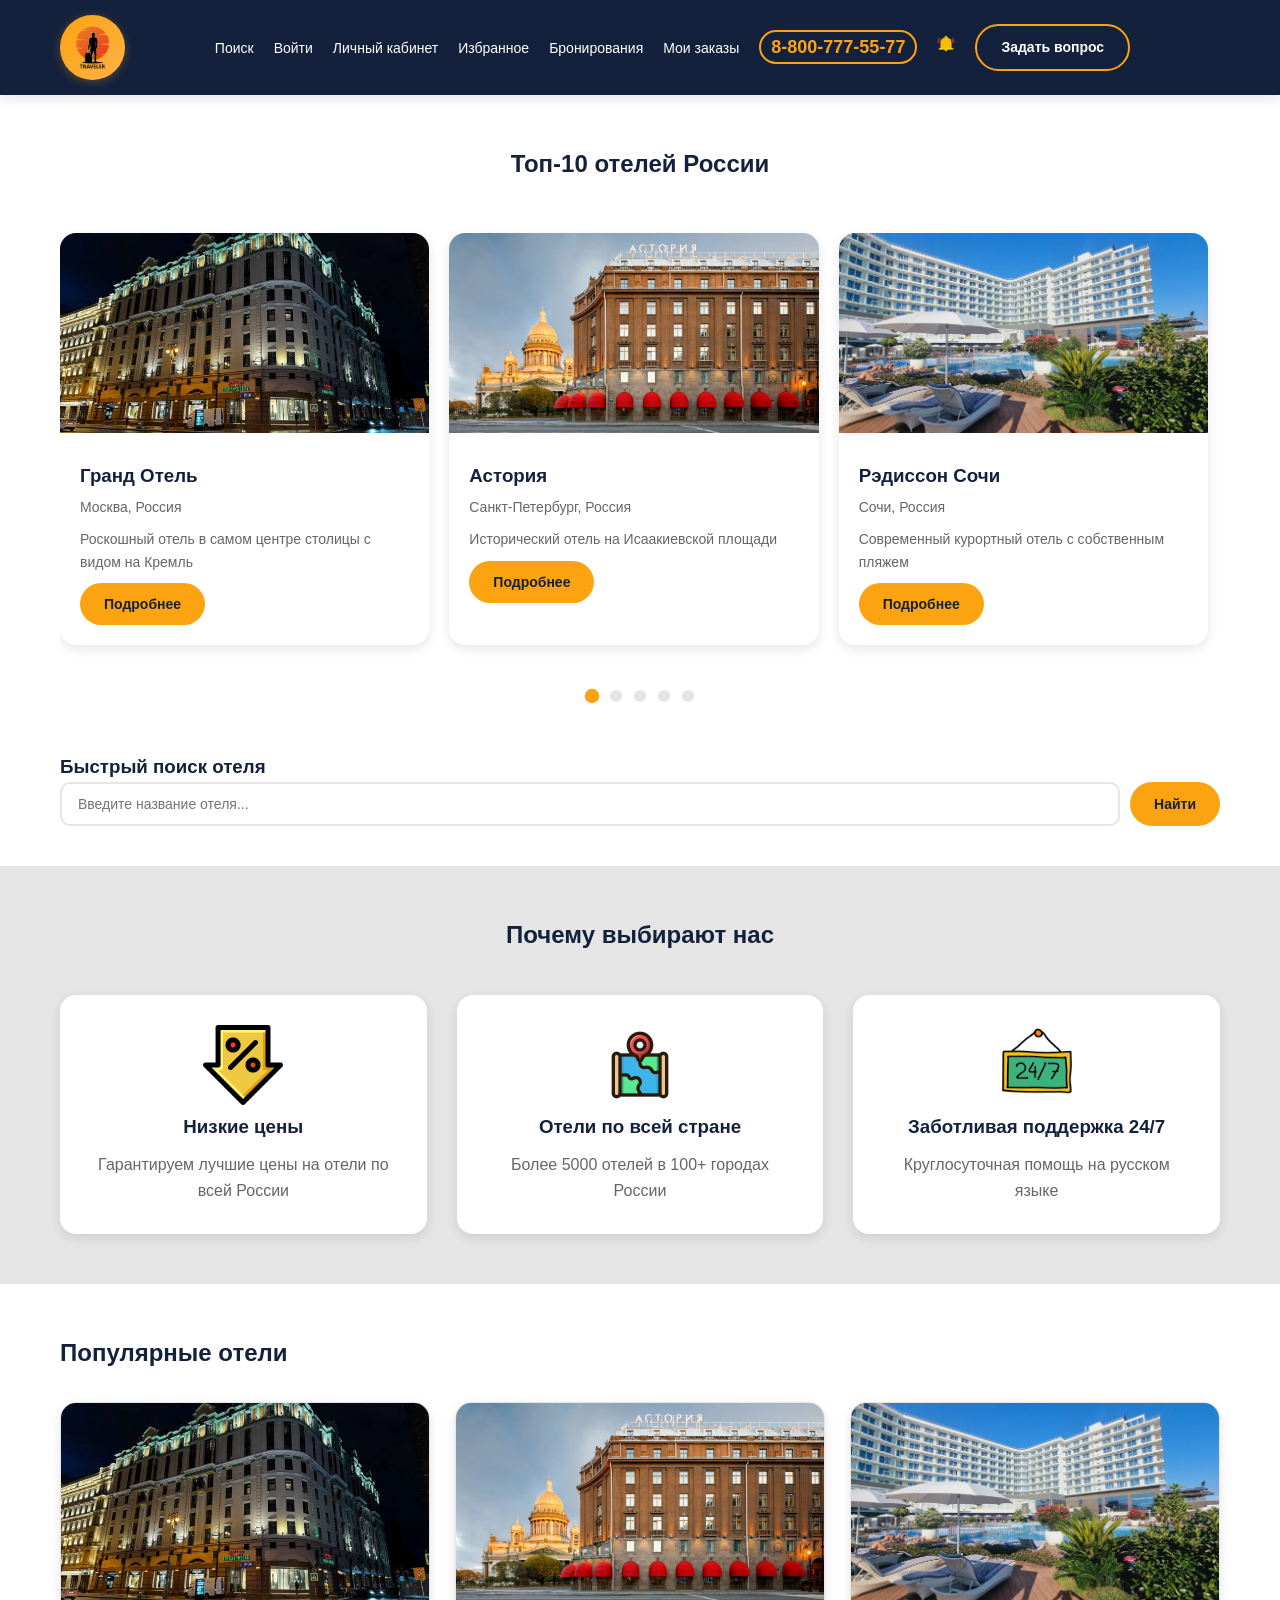
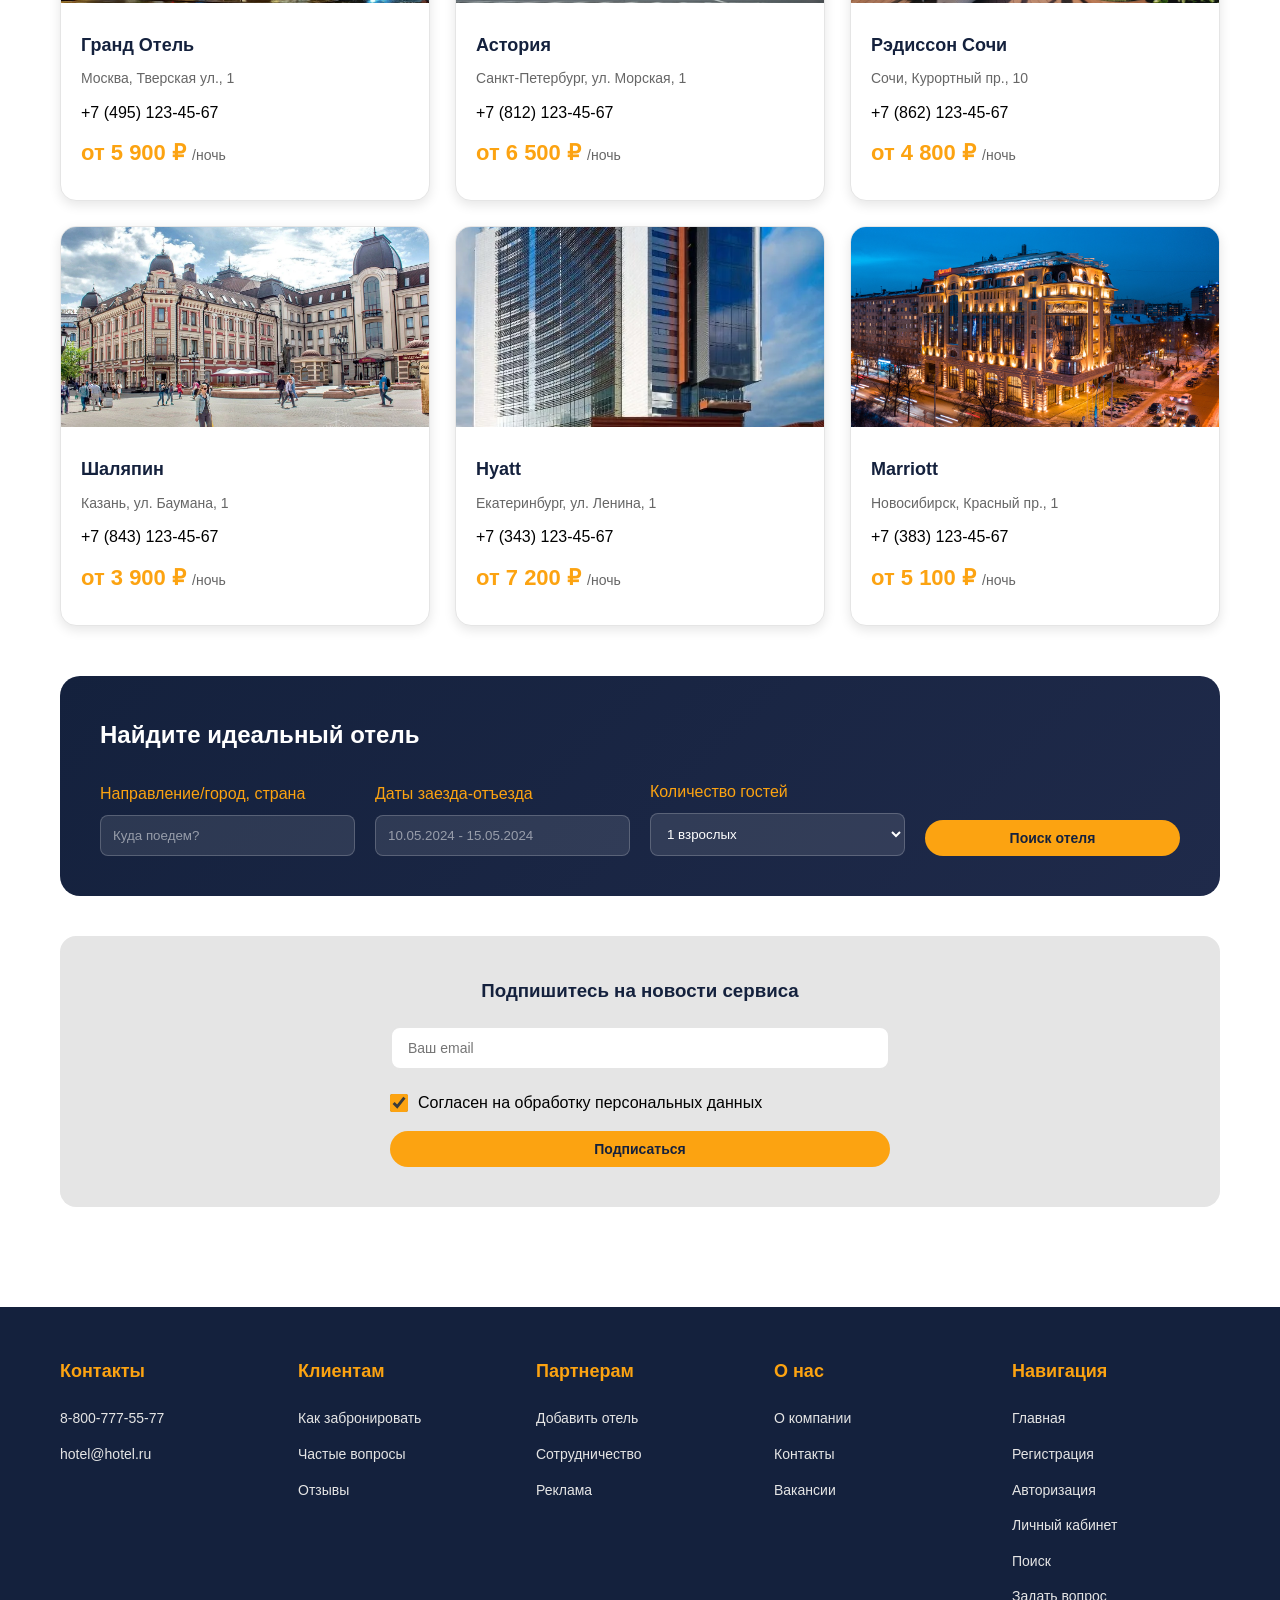
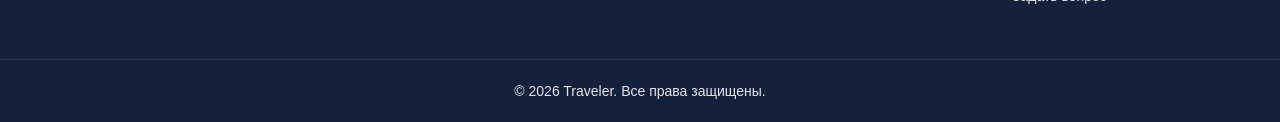
<file: index.html>
<!DOCTYPE html>
<html lang="ru">
<head>
    <meta charset="UTF-8">
    <meta name="viewport" content="width=device-width, initial-scale=1.0">
    <title>Путешественник - Главная</title>
    <link rel="shortcut icon" href="assets/images/Logo.png" type="image/png">
    <link rel="stylesheet" href="assets/css/style.css">
    <link rel="stylesheet" href="assets/css/index.css">
</head>
<body>
    <!-- Шапка -->
    <header class="header">
        <div class="container">
            <a href="index.html" class="logo">
                <img class="logo-icon" src="assets/images/Logo.png" alt="Путешественник">
            </a>
            
            <input type="checkbox" id="menu-toggle" class="menu-toggle">
            <nav>
                <ul class="nav-menu">
                    <li><a href="search.html" class="nav-link">Поиск</a></li>
                    <li><a href="login.html" class="nav-link">Войти</a></li>
                    <li><a href="profile.html" class="nav-link">Личный кабинет</a></li>
                    <li><a href="#" class="nav-link">Избранное</a></li>
                    <li><a href="#" class="nav-link">Бронирования</a></li>
                    <li><a href="#" class="nav-link">Мои заказы</a></li>
                    <li><span class="phone-header">8-800-777-55-77</span></li>
                    <li><a href="#" class="nav-link"><img class="alarm" src="assets/images/icons/Alarm.png" alt="Уведомление"></a></li>
                    <li><a href="#" class="btn btn-outline">Задать вопрос</a></li>
                </ul>
            </nav>
            <label for="menu-toggle">
                <img class="menu" src="assets/images/icons/Menu.png" alt="Меню">
            </label>
        </div>
    </header>
    <main>
        <!-- Топ-10 -->
        <div class="container">
            <section class="slider-section">
                <h2>Топ-10 отелей России</h2>
                <div class="slider-container">
                    <div class="slide">
                        <img src="assets/images/hotel/hotel1.webp" alt="Гранд Отель">
                        <div class="slide-content">
                            <h3>Гранд Отель</h3>
                            <p>Москва, Россия</p>
                            <p>Роскошный отель в самом центре столицы с видом на Кремль</p>
                            <a href="result.html" class="btn btn-gold">Подробнее</a>
                        </div>
                    </div>
                    <div class="slide">
                        <img src="assets/images/hotel/hotel2.webp" alt="Отель Санкт-Петербург">
                        <div class="slide-content">
                            <h3>Астория</h3>
                            <p>Санкт-Петербург, Россия</p>
                            <p>Исторический отель на Исаакиевской площади</p>
                            <a href="result.html" class="btn btn-gold">Подробнее</a>
                        </div>
                    </div>
                    <div class="slide">
                        <img src="assets/images/hotel/hotel3.webp" alt="Отель Сочи">
                        <div class="slide-content">
                            <h3>Рэдиссон Сочи</h3>
                            <p>Сочи, Россия</p>
                            <p>Современный курортный отель с собственным пляжем</p>
                            <a href="result.html" class="btn btn-gold">Подробнее</a>
                        </div>
                    </div>
                    <div class="slide">
                        <img src="assets/images/hotel/hotel4.webp" alt="Отель Казань">
                        <div class="slide-content">
                            <h3>Шаляпин</h3>
                            <p>Казань, Россия</p>
                            <p>Отель в историческом центре города</p>
                            <a href="result.html" class="btn btn-gold">Подробнее</a>
                        </div>
                    </div>
                    <div class="slide">
                        <img src="assets/images/hotel/hotel5.webp" alt="Отель Екатеринбург">
                        <div class="slide-content">
                            <h3>Hyatt</h3>
                            <p>Екатеринбург, Россия</p>
                            <p>Бизнес-отель премиум-класса</p>
                            <a href="result.html" class="btn btn-gold">Подробнее</a>
                        </div>
                    </div>
                </div>
                <div class="slide-indicators">
                    <span class="indicator active"></span>
                    <span class="indicator"></span>
                    <span class="indicator"></span>
                    <span class="indicator"></span>
                    <span class="indicator"></span>
                </div>
            </section>
            <!-- Поиск -->
            <section class="quick-search">
                <h3>Быстрый поиск отеля</h3>
                <div class="quick-search-flex">
                    <input type="text" class="form-control" list="hotels" placeholder="Введите название отеля...">
                    <datalist id="hotels">
                        <option value="Гранд Отель Москва">
                        <option value="Астория Санкт-Петербург">
                        <option value="Рэдиссон Сочи">
                        <option value="Шаляпин Казань">
                        <option value="Hyatt Екатеринбург">
                        <option value="Marriott Новосибирск">
                    </datalist>
                    <button class="btn btn-gold">Найти</button>
                </div>
            </section>
        </div>
        <!-- Почему выбирают нас -->
        <section class="facts-section">
            <div class="container">
                <h2 class="facts-section-title">Почему выбирают нас</h2>
                <div class="facts-grid">
                    <div class="fact-item">
                        <img class="fact-icon" src="assets/images/icons/Low-price.png" alt="Низкие цены">
                        <h3>Низкие цены</h3>
                        <p>Гарантируем лучшие цены на отели по всей России</p>
                    </div>
                    <div class="fact-item">
                        <img class="fact-icon" src="assets/images/icons/Map.webp" alt="Отели по всей стране">
                        <h3>Отели по всей стране</h3>
                        <p>Более 5000 отелей в 100+ городах России</p>
                    </div>
                    <div class="fact-item">
                        <img class="fact-icon" src="assets/images/icons/Open-sign.png" alt="Заботливая поддержка 24/7">
                        <h3>Заботливая поддержка 24/7</h3>
                        <p>Круглосуточная помощь на русском языке</p>
                    </div>
                </div>
            </div>
        </section>
        <!-- Популярные отели -->
        <div class="container">
            <section class="popular-hotels-section">
                <h2 class="popular-hotels-title">Популярные отели</h2>
                <div class="card-grid">
                    <div class="card">
                        <img src="assets/images/hotel/hotel1.webp" alt="Гранд Отель" class="card-img">
                        <div class="card-content">
                            <h3 class="card-title">Гранд Отель</h3>
                            <p class="card-location">Москва, Тверская ул., 1</p>
                            <p>+7 (495) 123-45-67</p>
                            <p class="card-price">от 5 900 ₽ <small>/ночь</small></p>
                        </div>
                    </div>
                    <div class="card">
                        <img src="assets/images/hotel/hotel2.webp" alt="Астория" class="card-img">
                        <div class="card-content">
                            <h3 class="card-title">Астория</h3>
                            <p class="card-location">Санкт-Петербург, ул. Морская, 1</p>
                            <p>+7 (812) 123-45-67</p>
                            <p class="card-price">от 6 500 ₽ <small>/ночь</small></p>
                        </div>
                    </div>
                    <div class="card">
                        <img src="assets/images/hotel/hotel3.webp" alt="Рэдиссон Сочи" class="card-img">
                        <div class="card-content">
                            <h3 class="card-title">Рэдиссон Сочи</h3>
                            <p class="card-location">Сочи, Курортный пр., 10</p>
                            <p>+7 (862) 123-45-67</p>
                            <p class="card-price">от 4 800 ₽ <small>/ночь</small></p>
                        </div>
                    </div>
                    <div class="card">
                        <img src="assets/images/hotel/hotel4.webp" alt="Шаляпин" class="card-img">
                        <div class="card-content">
                            <h3 class="card-title">Шаляпин</h3>
                            <p class="card-location">Казань, ул. Баумана, 1</p>
                            <p>+7 (843) 123-45-67</p>
                            <p class="card-price">от 3 900 ₽ <small>/ночь</small></p>
                        </div>
                    </div>
                    <div class="card">
                        <img src="assets/images/hotel/hotel5.webp" alt="Hyatt" class="card-img">
                        <div class="card-content">
                            <h3 class="card-title">Hyatt</h3>
                            <p class="card-location">Екатеринбург, ул. Ленина, 1</p>
                            <p>+7 (343) 123-45-67</p>
                            <p class="card-price">от 7 200 ₽ <small>/ночь</small></p>
                        </div>
                    </div>
                    <div class="card">
                        <img src="assets/images/hotel/hotel6.jpeg" alt="Marriott" class="card-img">
                        <div class="card-content">
                            <h3 class="card-title">Marriott</h3>
                            <p class="card-location">Новосибирск, Красный пр., 1</p>
                            <p>+7 (383) 123-45-67</p>
                            <p class="card-price">от 5 100 ₽ <small>/ночь</small></p>
                        </div>
                    </div>
                </div>
            </section>
            <!-- Найдите идеальный отель -->
            <section class="search-form">
                <h2>Найдите идеальный отель</h2>
                <div class="search-grid">
                    <div class="search-field">
                        <label>Направление/город, страна</label>
                        <input type="text" placeholder="Куда поедем?">
                    </div>
                    <div class="search-field">
                        <label>Даты заезда-отъезда</label>
                        <input type="text" placeholder="10.05.2024 - 15.05.2024">
                    </div>
                    <div class="search-field">
                        <label>Количество гостей</label>
                        <select>
                            <option style="color: black;">1 взрослых</option>
                            <option style="color: black;">2 взрослый</option>
                            <option style="color: black;">1 взрслый, 1 детский</option>
                            <option style="color: black;">2 взрослых, 2 детских</option>
                        </select>
                    </div>
                    <div class="search-field">
                        <button class="btn btn-gold" style="width: 100%;">Поиск отеля</button>
                    </div>
                </div>
            </section>
            <!-- Подпишитесь на новости сервиса -->
            <section class="newsletter-section">
                <h3 class="newsletter-title">Подпишитесь на новости сервиса</h3>
                <div class="newsletter-content">
                    <div class="newsletter-form-group">
                        <input type="email" class="form-control" placeholder="Ваш email">
                    </div>
                    <div class="checkbox-group">
                        <input type="checkbox" id="agree" checked>
                        <label for="agree">Согласен на обработку персональных данных</label>
                    </div>
                    <button class="btn btn-gold newsletter-subscribe-btn">Подписаться</button>
                </div>
            </section>
        </div>
    </main>
    <!-- Подвал -->
    <footer class="footer">
        <div class="container">
            <div class="footer-col">
                <h4>Контакты</h4>
                <ul>
                    <li><a href="tel:+">8-800-777-55-77</a></li>
                    <li><a href="mailto:">hotel@hotel.ru</a></li>
                </ul>
            </div>
            <div class="footer-col">
                <h4>Клиентам</h4>
                <ul>
                    <li><a href="#">Как забронировать</a></li>
                    <li><a href="#">Частые вопросы</a></li>
                    <li><a href="#">Отзывы</a></li>
                </ul>
            </div>
            <div class="footer-col">
                <h4>Партнерам</h4>
                <ul>
                    <li><a href="add.html">Добавить отель</a></li>
                    <li><a href="#">Сотрудничество</a></li>
                    <li><a href="#">Реклама</a></li>
                </ul>
            </div>
            <div class="footer-col">
                <h4>О нас</h4>
                <ul>
                    <li><a href="#">О компании</a></li>
                    <li><a href="#">Контакты</a></li>
                    <li><a href="#">Вакансии</a></li>
                </ul>
            </div>
            <div class="footer-col">
                <h4>Навигация</h4>
                <ul>
                    <li><a href="index.html">Главная</a></li>
                    <li><a href="register.html">Регистрация</a></li>
                    <li><a href="login.html">Авторизация</a></li>
                    <li><a href="profile.html">Личный кабинет</a></li>
                    <li><a href="search.html">Поиск</a></li>
                    <li><a href="#">Задать вопрос</a></li>
                </ul>
            </div>
        </div>
        <div class="footer-bottom">
            <p>&copy; 2026 Traveler. Все права защищены.</p>
        </div>
    </footer>
</body>
</html>
</file>
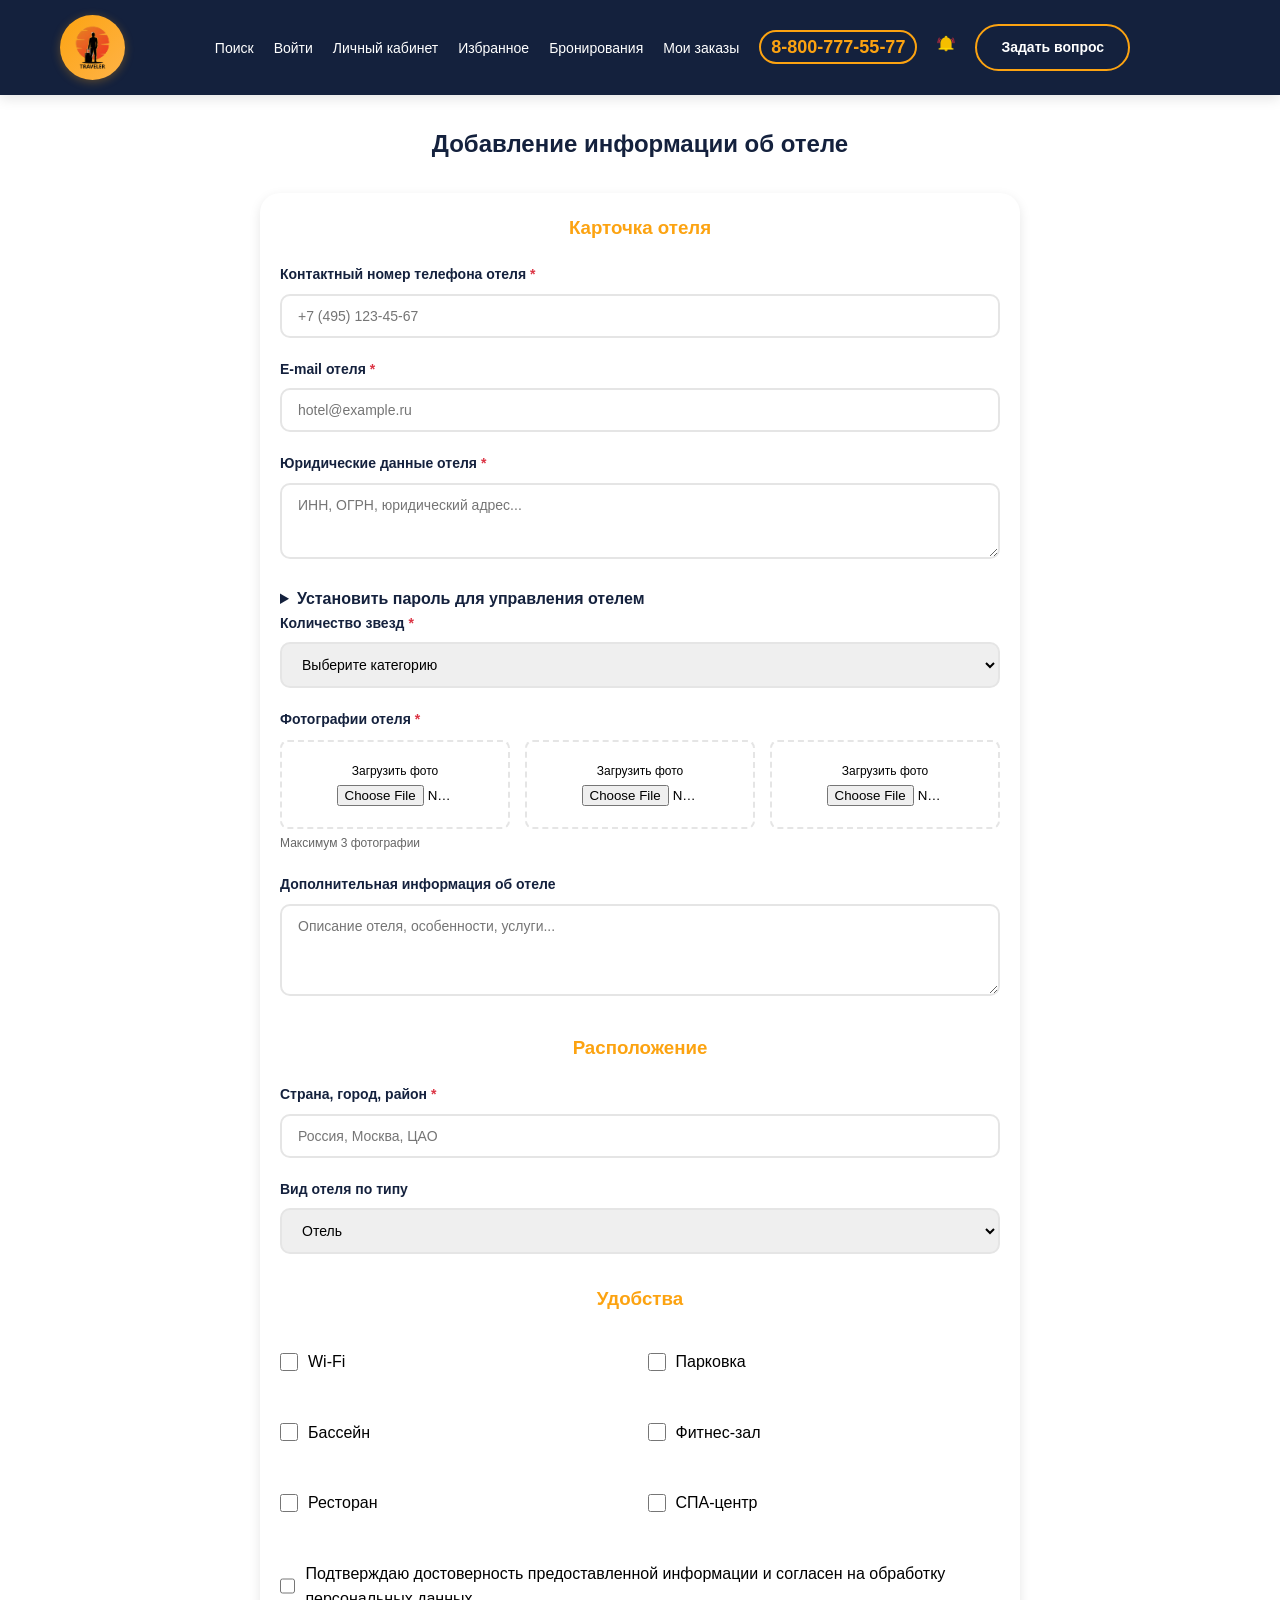
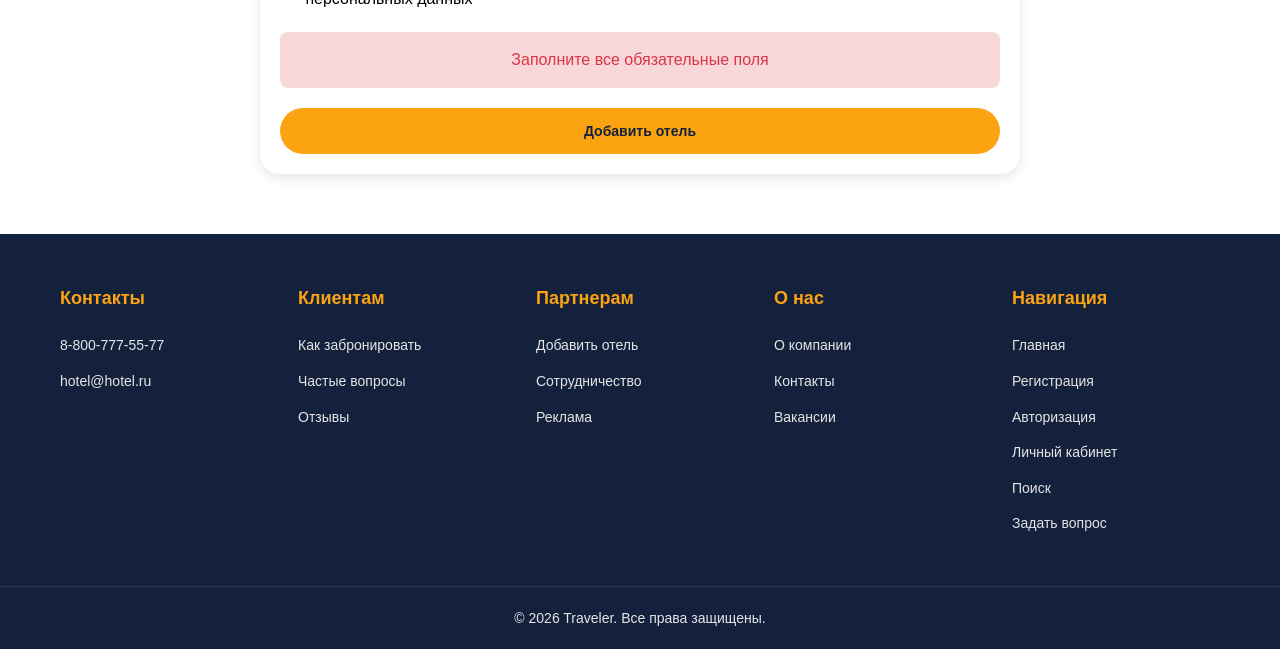
<file: add.html>
<!DOCTYPE html>
<html lang="ru">
<head>
    <meta charset="UTF-8">
    <meta name="viewport" content="width=device-width, initial-scale=1.0">
    <title>Добавление отеля</title>
    <link rel="shortcut icon" href="assets/images/Logo.png" type="image/png">
    <link rel="stylesheet" href="assets/css/style.css">
    <link rel="stylesheet" href="assets/css/add.css">
</head>
<body>
    <!-- Шапка -->
    <header class="header">
        <div class="container">
            <a href="index.html" class="logo">
                <img class="logo-icon" src="assets/images/Logo.png" alt="Путешественник">
            </a>
            
            <input type="checkbox" id="menu-toggle" class="menu-toggle">
            <nav>
                <ul class="nav-menu">
                    <li><a href="search.html" class="nav-link">Поиск</a></li>
                    <li><a href="login.html" class="nav-link">Войти</a></li>
                    <li><a href="profile.html" class="nav-link">Личный кабинет</a></li>
                    <li><a href="#" class="nav-link">Избранное</a></li>
                    <li><a href="#" class="nav-link">Бронирования</a></li>
                    <li><a href="#" class="nav-link">Мои заказы</a></li>
                    <li><span class="phone-header">8-800-777-55-77</span></li>
                    <li><a href="#" class="nav-link"><img class="alarm" src="assets/images/icons/Alarm.png" alt="Уведомление"></a></li>
                    <li><a href="#" class="btn btn-outline">Задать вопрос</a></li>
                </ul>
            </nav>
            <label for="menu-toggle">
                <img class="menu" src="assets/images/icons/Menu.png" alt="Меню">
            </label>
        </div>
    </header>

    <main>
        <div class="container page-add-container">
            <h2 class="page-add-title">Добавление информации об отеле</h2>
            
            <div class="page-add-card">
                <form>
                    <!-- Информация -->
                    <h3 class="page-add-section-title">Карточка отеля</h3>
                    
                    <div class="form-group">
                        <label class="required">Контактный номер телефона отеля</label>
                        <input type="tel" class="form-control" required placeholder="+7 (495) 123-45-67">
                    </div>

                    <div class="form-group">
                        <label class="required">E-mail отеля</label>
                        <input type="email" class="form-control" required placeholder="hotel@example.ru">
                    </div>
                    
                    <div class="form-group">
                        <label class="required">Юридические данные отеля</label>
                        <textarea class="form-control" rows="3" required placeholder="ИНН, ОГРН, юридический адрес..."></textarea>
                    </div>
                    
                    <details>
                        <summary style="cursor: pointer; color: var(--dark-blue); font-weight: 600;">Установить пароль для управления отелем</summary>
                        <div class="password-details-content">
                            <div class="form-group">
                                <label>Пароль</label>
                                <input type="password" class="form-control" placeholder="Минимум 8 символов">
                            </div>
                            <div class="form-group">
                                <label>Подтверждение пароля</label>
                                <input type="password" class="form-control" placeholder="Повторите пароль">
                            </div>
                        </div>
                    </details>
                    
                    <div class="form-group">
                        <label class="required">Количество звезд</label>
                        <select class="form-control" required>
                            <option disabled selected>Выберите категорию</option>
                            <option>5 звезд</option>
                            <option>4 звезды</option>
                            <option>3 звезды</option>
                            <option>2 звезды</option>
                            <option>1 звезда</option>
                        </select>
                    </div>

                    <div class="form-group">
                        <label class="required">Фотографии отеля</label>
                        <div class="photo-upload-grid">
                            <div class="photo-upload-item">
                                <p>Загрузить фото</p>
                                <input type="file">
                            </div>
                            <div class="photo-upload-item">
                                <p>Загрузить фото</p>
                                <input type="file">
                            </div>
                            <div class="photo-upload-item">
                                <p>Загрузить фото</p>
                                <input type="file">
                            </div>
                        </div>
                        <p class="photo-upload-hint">Максимум 3 фотографии</p>
                    </div>

                    <div class="form-group">
                        <label>Дополнительная информация об отеле</label>
                        <textarea class="form-control" rows="4" placeholder="Описание отеля, особенности, услуги..."></textarea>
                    </div>

                    <!-- Расположение -->
                    <h3 class="page-add-section-title-large">Расположение</h3>
                    
                    <div class="form-group">
                        <label class="required">Страна, город, район</label>
                        <input type="text" class="form-control" required placeholder="Россия, Москва, ЦАО">
                    </div>

                    <div class="form-group">
                        <label>Вид отеля по типу</label>
                        <select class="form-control">
                            <option>Отель</option>
                            <option>Апартаменты</option>
                            <option>Хостел</option>
                            <option>Гостевой дом</option>
                            <option>Курортный отель</option>
                        </select>
                    </div>

                    <!-- Удобства -->
                    <h3 class="page-add-section-title-large">Удобства</h3>
                    
                    <div class="amenities-grid">
                        <div class="checkbox-group">
                            <input type="checkbox" id="wifi">
                            <label for="wifi">Wi-Fi</label>
                        </div>
                        <div class="checkbox-group">
                            <input type="checkbox" id="parking">
                            <label for="parking">Парковка</label>
                        </div>
                        <div class="checkbox-group">
                            <input type="checkbox" id="pool">
                            <label for="pool">Бассейн</label>
                        </div>
                        <div class="checkbox-group">
                            <input type="checkbox" id="gym">
                            <label for="gym">Фитнес-зал</label>
                        </div>
                        <div class="checkbox-group">
                            <input type="checkbox" id="restaurant">
                            <label for="restaurant">Ресторан</label>
                        </div>
                        <div class="checkbox-group">
                            <input type="checkbox" id="spa">
                            <label for="spa">СПА-центр</label>
                        </div>
                    </div>

                    <!-- Согласие -->
                    <div class="checkbox-group agree-checkbox">
                        <input type="checkbox" id="agree" required>
                        <label for="agree" class="required">Подтверждаю достоверность предоставленной информации и согласен на обработку персональных данных</label>
                    </div>

                    <!-- Примеры ошибок -->
                    <div class="error-example">
                        <p>Заполните все обязательные поля</p>
                    </div>

                    <button type="submit" class="btn btn-gold submit-btn">Добавить отель</button>
                </form>
            </div>
        </div>
    </main>

    <!-- Подвал -->
    <footer class="footer">
        <div class="container">
            <div class="footer-col">
                <h4>Контакты</h4>
                <ul>
                    <li><a href="tel:+">8-800-777-55-77</a></li>
                    <li><a href="mailto:">hotel@hotel.ru</a></li>
                </ul>
            </div>
            <div class="footer-col">
                <h4>Клиентам</h4>
                <ul>
                    <li><a href="#">Как забронировать</a></li>
                    <li><a href="#">Частые вопросы</a></li>
                    <li><a href="#">Отзывы</a></li>
                </ul>
            </div>
            <div class="footer-col">
                <h4>Партнерам</h4>
                <ul>
                    <li><a href="add.html">Добавить отель</a></li>
                    <li><a href="#">Сотрудничество</a></li>
                    <li><a href="#">Реклама</a></li>
                </ul>
            </div>
            <div class="footer-col">
                <h4>О нас</h4>
                <ul>
                    <li><a href="#">О компании</a></li>
                    <li><a href="#">Контакты</a></li>
                    <li><a href="#">Вакансии</a></li>
                </ul>
            </div>
            <div class="footer-col">
                <h4>Навигация</h4>
                <ul>
                    <li><a href="index.html">Главная</a></li>
                    <li><a href="register.html">Регистрация</a></li>
                    <li><a href="login.html">Авторизация</a></li>
                    <li><a href="profile.html">Личный кабинет</a></li>
                    <li><a href="search.html">Поиск</a></li>
                    <li><a href="#">Задать вопрос</a></li>
                </ul>
            </div>
        </div>
        <div class="footer-bottom">
            <p>&copy; 2026 Traveler. Все права защищены.</p>
        </div>
    </footer>
</body>
</html>
</file>
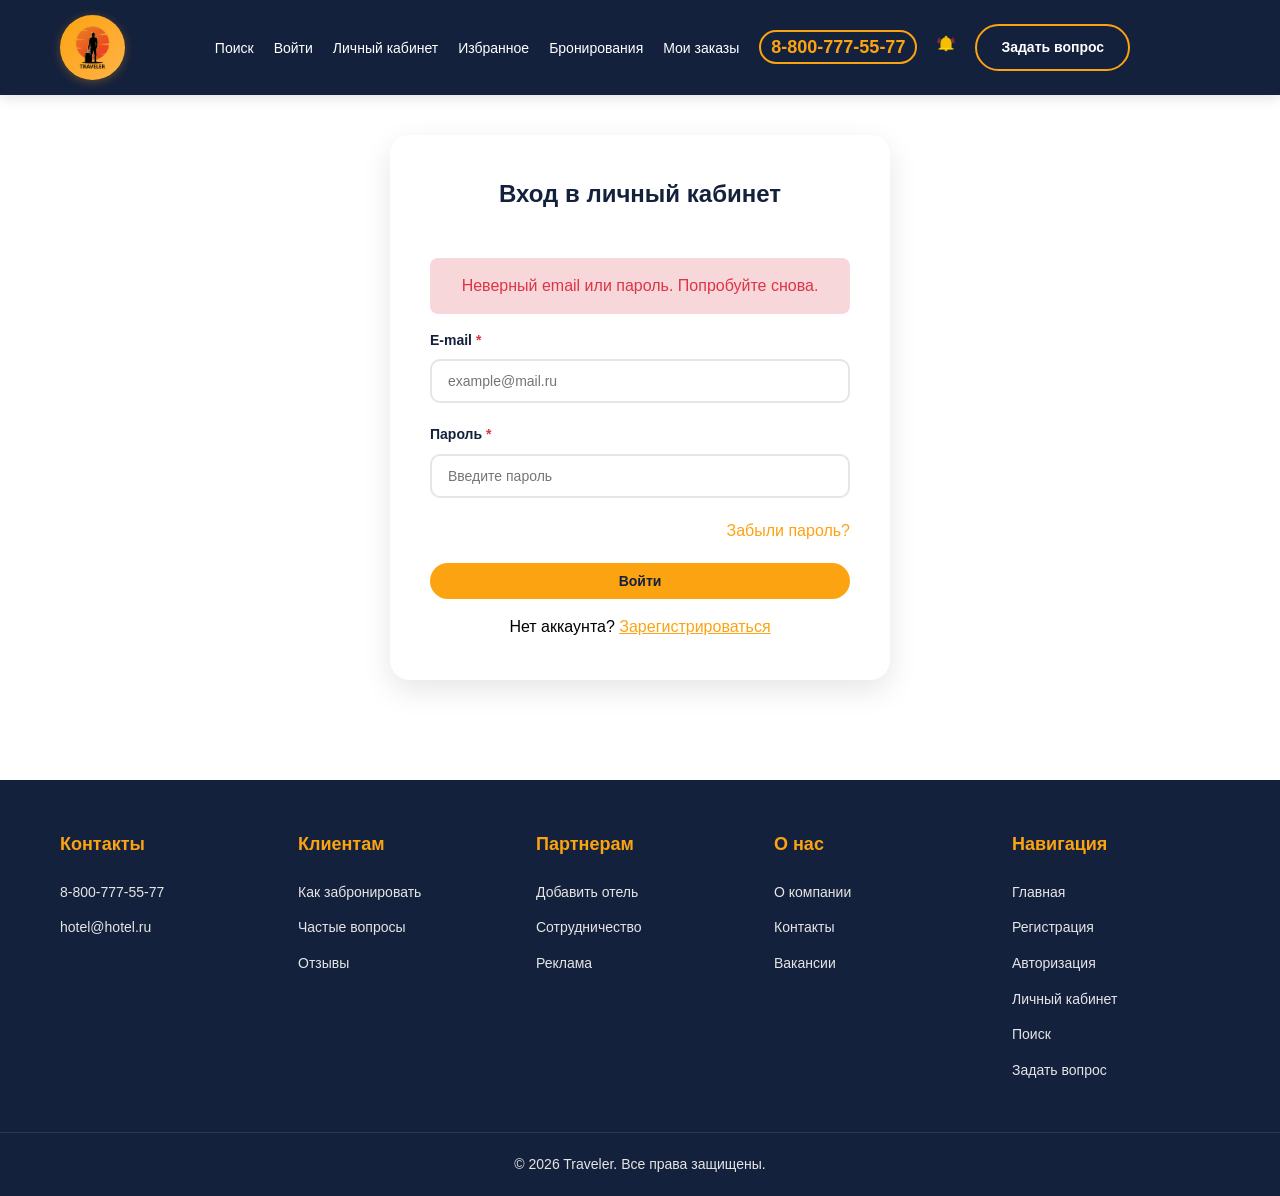
<file: login.html>
<!DOCTYPE html>
<html lang="ru">
<head>
    <meta charset="UTF-8">
    <meta name="viewport" content="width=device-width, initial-scale=1.0">
    <title>Вход в личный кабинет</title>
    <link rel="shortcut icon" href="assets/images/Logo.png" type="image/png">
    <link rel="stylesheet" href="assets/css/style.css">
    <link rel="stylesheet" href="assets/css/login.css">
</head>
<body>
    <!-- Шапка -->
    <header class="header">
        <div class="container">
            <a href="index.html" class="logo">
                <img class="logo-icon" src="assets/images/Logo.png" alt="Путешественник">
            </a>
            
            <input type="checkbox" id="menu-toggle" class="menu-toggle">
            <nav>
                <ul class="nav-menu">
                    <li><a href="search.html" class="nav-link">Поиск</a></li>
                    <li><a href="login.html" class="nav-link">Войти</a></li>
                    <li><a href="profile.html" class="nav-link">Личный кабинет</a></li>
                    <li><a href="#" class="nav-link">Избранное</a></li>
                    <li><a href="#" class="nav-link">Бронирования</a></li>
                    <li><a href="#" class="nav-link">Мои заказы</a></li>
                    <li><span class="phone-header">8-800-777-55-77</span></li>
                    <li><a href="#" class="nav-link"><img class="alarm" src="assets/images/icons/Alarm.png" alt="Уведомление"></a></li>
                    <li><a href="#" class="btn btn-outline">Задать вопрос</a></li>
                </ul>
            </nav>
            <label for="menu-toggle">
                <img class="menu" src="assets/images/icons/Menu.png" alt="Меню">
            </label>
        </div>
    </header>

    <main>
        <!-- Форма входа -->
        <div class="form-container">
            <h2>Вход в личный кабинет</h2>
            <!-- Валидации -->
            <div class="login-error-container">
                <p class="login-error-message">
                    Неверный email или пароль. Попробуйте снова.
                </p>
            </div>
            <form>
                <div class="form-group">
                    <label class="required">E-mail</label>
                    <input type="email" class="form-control" placeholder="example@mail.ru" required>
                </div>

                <div class="form-group">
                    <label class="required">Пароль</label>
                    <input type="password" class="form-control" placeholder="Введите пароль" required>
                </div>

                <div class="login-forgot-password">
                    <a href="#" style="color: var(--gold); text-decoration: none;">Забыли пароль?</a>
                </div>

                <button type="submit" class="btn btn-gold login-submit-btn">Войти</button>
                
                <p style="text-align: center;">
                    Нет аккаунта? <a href="register.html" style="color: var(--gold);">Зарегистрироваться</a>
                </p>
            </form>
        </div>
    </main>

    <!-- Подвал -->
    <footer class="footer">
        <div class="container">
            <div class="footer-col">
                <h4>Контакты</h4>
                <ul>
                    <li><a href="tel:+">8-800-777-55-77</a></li>
                    <li><a href="mailto:">hotel@hotel.ru</a></li>
                </ul>
            </div>
            <div class="footer-col">
                <h4>Клиентам</h4>
                <ul>
                    <li><a href="#">Как забронировать</a></li>
                    <li><a href="#">Частые вопросы</a></li>
                    <li><a href="#">Отзывы</a></li>
                </ul>
            </div>
            <div class="footer-col">
                <h4>Партнерам</h4>
                <ul>
                    <li><a href="add.html">Добавить отель</a></li>
                    <li><a href="#">Сотрудничество</a></li>
                    <li><a href="#">Реклама</a></li>
                </ul>
            </div>
            <div class="footer-col">
                <h4>О нас</h4>
                <ul>
                    <li><a href="#">О компании</a></li>
                    <li><a href="#">Контакты</a></li>
                    <li><a href="#">Вакансии</a></li>
                </ul>
            </div>
            <div class="footer-col">
                <h4>Навигация</h4>
                <ul>
                    <li><a href="index.html">Главная</a></li>
                    <li><a href="register.html">Регистрация</a></li>
                    <li><a href="login.html">Авторизация</a></li>
                    <li><a href="profile.html">Личный кабинет</a></li>
                    <li><a href="search.html">Поиск</a></li>
                    <li><a href="#">Задать вопрос</a></li>
                </ul>
            </div>
        </div>
        <div class="footer-bottom">
            <p>&copy; 2026 Traveler. Все права защищены.</p>
        </div>
    </footer>
</body>
</html>
</file>
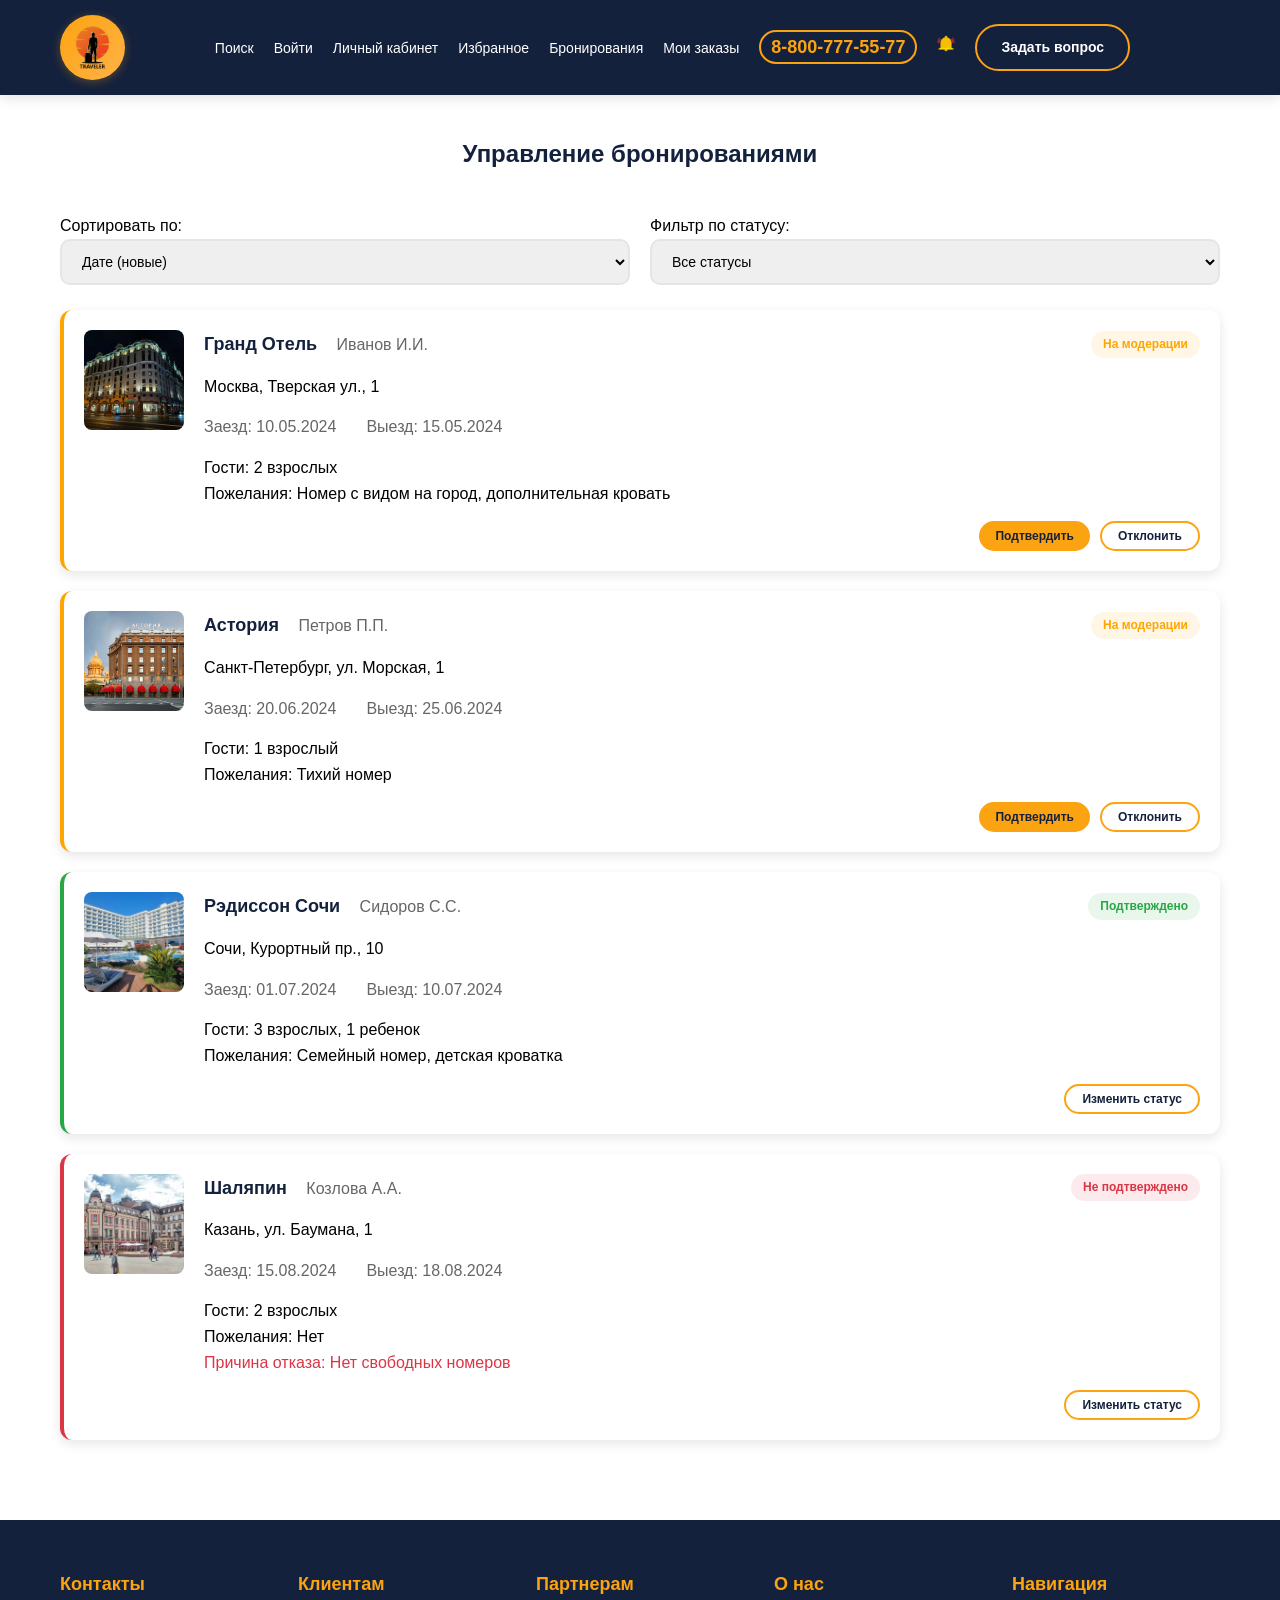
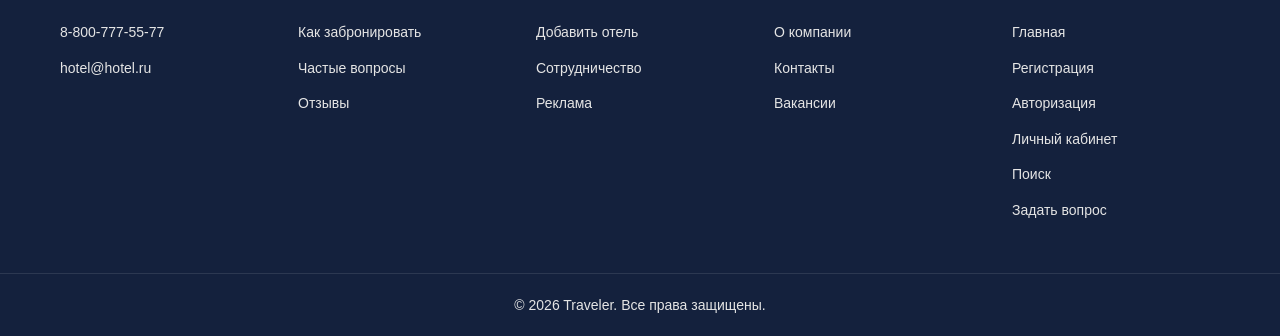
<file: orders-management.html>
<!DOCTYPE html>
<html lang="ru">
<head>
    <meta charset="UTF-8">
    <meta name="viewport" content="width=device-width, initial-scale=1.0">
    <title>Управление бронированиями</title>
    <link rel="shortcut icon" href="assets/images/Logo.png" type="image/png">
    <link rel="stylesheet" href="assets/css/style.css">
    <link rel="stylesheet" href="assets/css/profile.css">
    <link rel="stylesheet" href="assets/css/orders-management.css">
</head>
<body>
    <!-- Шапка -->
    <header class="header">
        <div class="container">
            <a href="index.html" class="logo">
                <img class="logo-icon" src="assets/images/Logo.png" alt="Путешественник">
            </a>
            
            <input type="checkbox" id="menu-toggle" class="menu-toggle">
            <nav>
                <ul class="nav-menu">
                    <li><a href="search.html" class="nav-link">Поиск</a></li>
                    <li><a href="login.html" class="nav-link">Войти</a></li>
                    <li><a href="profile.html" class="nav-link">Личный кабинет</a></li>
                    <li><a href="#" class="nav-link">Избранное</a></li>
                    <li><a href="#" class="nav-link">Бронирования</a></li>
                    <li><a href="#" class="nav-link">Мои заказы</a></li>
                    <li><span class="phone-header">8-800-777-55-77</span></li>
                    <li><a href="#" class="nav-link"><img class="alarm" src="assets/images/icons/Alarm.png" alt="Уведомление"></a></li>
                    <li><a href="#" class="btn btn-outline">Задать вопрос</a></li>
                </ul>
            </nav>
            <label for="menu-toggle">
                <img class="menu" src="assets/images/icons/Menu.png" alt="Меню">
            </label>
        </div>
    </header>

    <main>
        <div class="container">
            <h2 class="orders-title">Управление бронированиями</h2>
            
            <!-- Фильтры -->
            <div class="filters-section">
                <div class="filters-row">
                    <div class="filter-item">
                        <label>Сортировать по:</label>
                        <select class="form-control">
                            <option>Дате (новые)</option>
                            <option>Дате (старые)</option>
                        </select>
                    </div>
                    <div class="filter-item">
                        <label>Фильтр по статусу:</label>
                        <select class="form-control">
                            <option disabled selected>Все статусы</option>
                            <option>На модерации</option>
                            <option>Подтверждено</option>
                            <option>Не подтверждено</option>
                        </select>
                    </div>
                </div>
            </div>

            <!-- Список бронирований -->
            <div class="bookings-list">
                <!-- На модерации -->
                <div class="booking-card pending" style="border-left-color: orange;">
                    <div class="booking-card-flex">
                        <img src="assets/images/hotel/hotel1.webp" alt="Гранд Отель" class="booking-image">
                        <div class="booking-info">
                            <div class="booking-header">
                                <div>
                                    <span class="booking-hotel">Гранд Отель</span>
                                    <span class="booking-guest">Иванов И.И.</span>
                                </div>
                                <span class="booking-status" style="background: rgba(255, 165, 0, 0.1); color: orange;">На модерации</span>
                            </div>
                            <p>Москва, Тверская ул., 1</p>
                            <div class="booking-dates">
                                <span>Заезд: 10.05.2024</span>
                                <span>Выезд: 15.05.2024</span>
                            </div>
                            <p>Гости: 2 взрослых</p>
                            <p>Пожелания: Номер с видом на город, дополнительная кровать</p>
                        </div>
                    </div>
                    <div class="booking-actions-right">
                        <button class="btn btn-small btn-gold">Подтвердить</button>
                        <button class="btn btn-small btn-outline reject-btn">Отклонить</button>
                    </div>
                </div>

                <!-- На модерации 2 -->
                <div class="booking-card pending" style="border-left-color: orange;">
                    <div class="booking-card-flex">
                        <img src="assets/images/hotel/hotel2.webp" alt="Астория" class="booking-image">
                        <div class="booking-info">
                            <div class="booking-header">
                                <div>
                                    <span class="booking-hotel">Астория</span>
                                    <span class="booking-guest">Петров П.П.</span>
                                </div>
                                <span class="booking-status" style="background: rgba(255, 165, 0, 0.1); color: orange;">На модерации</span>
                            </div>
                            <p>Санкт-Петербург, ул. Морская, 1</p>
                            <div class="booking-dates">
                                <span>Заезд: 20.06.2024</span>
                                <span>Выезд: 25.06.2024</span>
                            </div>
                            <p>Гости: 1 взрослый</p>
                            <p>Пожелания: Тихий номер</p>
                        </div>
                    </div>
                    <div class="booking-actions-right">
                        <button class="btn btn-small btn-gold">Подтвердить</button>
                        <button class="btn btn-small btn-outline reject-btn">Отклонить</button>
                    </div>
                </div>

                <!-- Подтверждено -->
                <div class="booking-card confirmed">
                    <div class="booking-card-flex">
                        <img src="assets/images/hotel/hotel3.webp" alt="Рэдиссон Сочи" class="booking-image">
                        <div class="booking-info">
                            <div class="booking-header">
                                <div>
                                    <span class="booking-hotel">Рэдиссон Сочи</span>
                                    <span class="booking-guest">Сидоров С.С.</span>
                                </div>
                                <span class="booking-status status-confirmed">Подтверждено</span>
                            </div>
                            <p>Сочи, Курортный пр., 10</p>
                            <div class="booking-dates">
                                <span>Заезд: 01.07.2024</span>
                                <span>Выезд: 10.07.2024</span>
                            </div>
                            <p>Гости: 3 взрослых, 1 ребенок</p>
                            <p>Пожелания: Семейный номер, детская кроватка</p>
                        </div>
                    </div>
                    <div class="booking-actions-right">
                        <button class="btn btn-small btn-outline change-status-btn">Изменить статус</button>
                    </div>
                </div>

                <!-- Не подтверждено -->
                <div class="booking-card" style="border-left-color: var(--error);">
                    <div class="booking-card-flex">
                        <img src="assets/images/hotel/hotel4.webp" alt="Шаляпин" class="booking-image">
                        <div class="booking-info">
                            <div class="booking-header">
                                <div>
                                    <span class="booking-hotel">Шаляпин</span>
                                    <span class="booking-guest">Козлова А.А.</span>
                                </div>
                                <span class="booking-status" style="background: rgba(220, 53, 69, 0.1); color: var(--error);">Не подтверждено</span>
                            </div>
                            <p>Казань, ул. Баумана, 1</p>
                            <div class="booking-dates">
                                <span>Заезд: 15.08.2024</span>
                                <span>Выезд: 18.08.2024</span>
                            </div>
                            <p>Гости: 2 взрослых</p>
                            <p>Пожелания: Нет</p>
                            <p style="color: var(--error);">Причина отказа: Нет свободных номеров</p>
                        </div>
                    </div>
                    <div class="booking-actions-right">
                        <button class="btn btn-small btn-outline change-status-btn">Изменить статус</button>
                    </div>
                </div>
            </div>
        </div>
    </main>

    <!-- Подвал -->
    <footer class="footer">
        <div class="container">
            <div class="footer-col">
                <h4>Контакты</h4>
                <ul>
                    <li><a href="tel:+">8-800-777-55-77</a></li>
                    <li><a href="mailto:">hotel@hotel.ru</a></li>
                </ul>
            </div>
            <div class="footer-col">
                <h4>Клиентам</h4>
                <ul>
                    <li><a href="#">Как забронировать</a></li>
                    <li><a href="#">Частые вопросы</a></li>
                    <li><a href="#">Отзывы</a></li>
                </ul>
            </div>
            <div class="footer-col">
                <h4>Партнерам</h4>
                <ul>
                    <li><a href="add.html">Добавить отель</a></li>
                    <li><a href="#">Сотрудничество</a></li>
                    <li><a href="#">Реклама</a></li>
                </ul>
            </div>
            <div class="footer-col">
                <h4>О нас</h4>
                <ul>
                    <li><a href="#">О компании</a></li>
                    <li><a href="#">Контакты</a></li>
                    <li><a href="#">Вакансии</a></li>
                </ul>
            </div>
            <div class="footer-col">
                <h4>Навигация</h4>
                <ul>
                    <li><a href="index.html">Главная</a></li>
                    <li><a href="register.html">Регистрация</a></li>
                    <li><a href="login.html">Авторизация</a></li>
                    <li><a href="profile.html">Личный кабинет</a></li>
                    <li><a href="search.html">Поиск</a></li>
                    <li><a href="#">Задать вопрос</a></li>
                </ul>
            </div>
        </div>
        <div class="footer-bottom">
            <p>&copy; 2026 Traveler. Все права защищены.</p>
        </div>
    </footer>
</body>
</html>
</file>
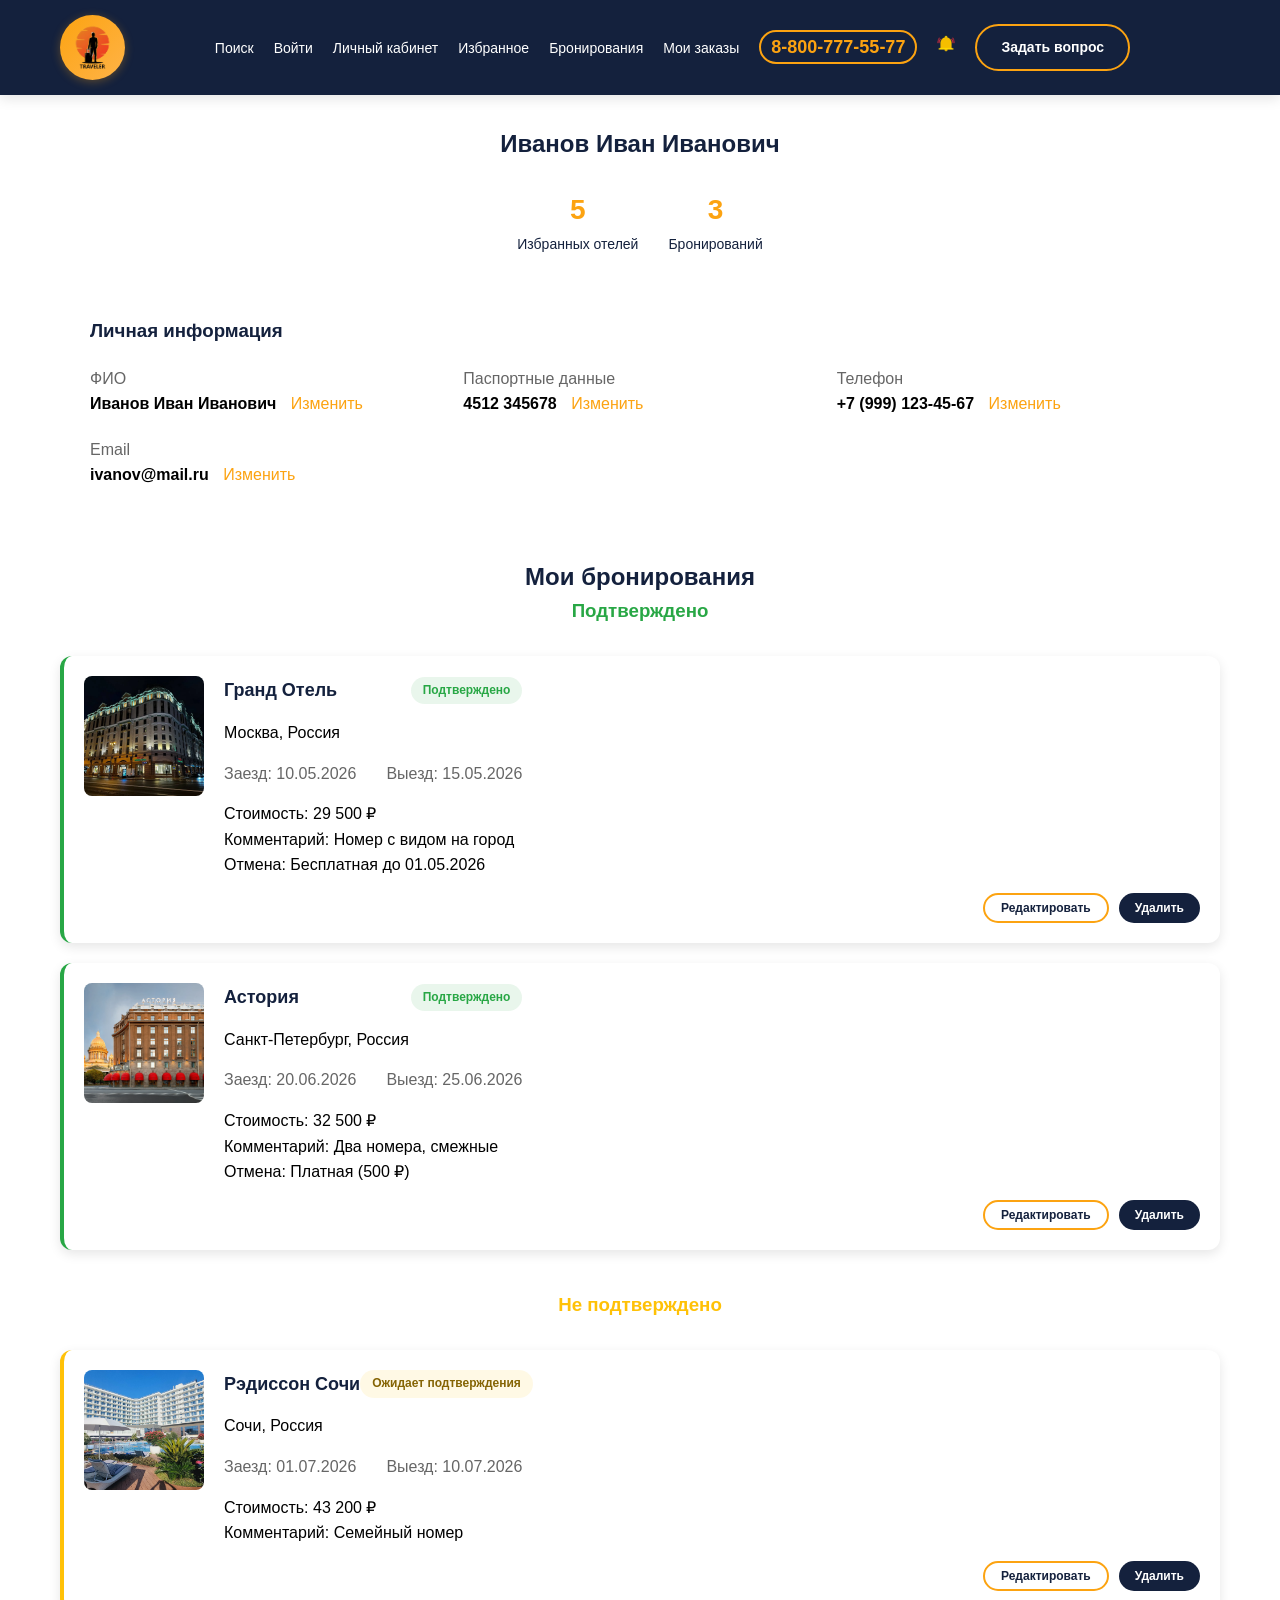
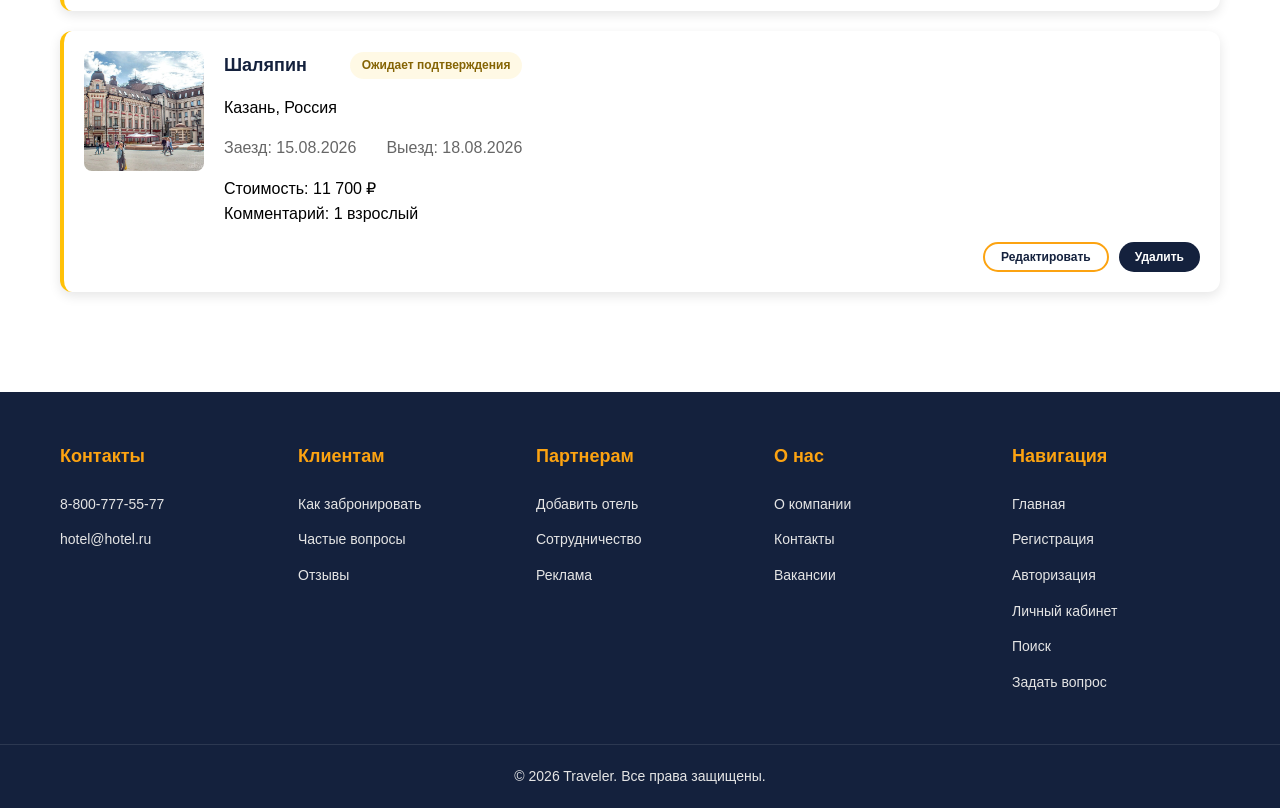
<file: profile.html>
<!DOCTYPE html>
<html lang="ru">
<head>
    <meta charset="UTF-8">
    <meta name="viewport" content="width=device-width, initial-scale=1.0">
    <title>Личный кабинет</title>
    <link rel="shortcut icon" href="assets/images/Logo.png" type="image/png">
    <link rel="stylesheet" href="assets/css/style.css">
    <link rel="stylesheet" href="assets/css/profile.css">
</head>
<body>
    <!-- Шапка -->
    <header class="header">
        <div class="container">
            <a href="index.html" class="logo">
                <img class="logo-icon" src="assets/images/Logo.png" alt="Путешественник">
            </a>
            
            <input type="checkbox" id="menu-toggle" class="menu-toggle">
            <nav>
                <ul class="nav-menu">
                    <li><a href="search.html" class="nav-link">Поиск</a></li>
                    <li><a href="login.html" class="nav-link">Войти</a></li>
                    <li><a href="profile.html" class="nav-link">Личный кабинет</a></li>
                    <li><a href="#" class="nav-link">Избранное</a></li>
                    <li><a href="#" class="nav-link">Бронирования</a></li>
                    <li><a href="#" class="nav-link">Мои заказы</a></li>
                    <li><span class="phone-header">8-800-777-55-77</span></li>
                    <li><a href="#" class="nav-link"><img class="alarm" src="assets/images/icons/Alarm.png" alt="Уведомление"></a></li>
                    <li><a href="#" class="btn btn-outline">Задать вопрос</a></li>
                </ul>
            </nav>
            <label for="menu-toggle">
                <img class="menu" src="assets/images/icons/Menu.png" alt="Меню">
            </label>
        </div>
    </header>

    <main>
        <!-- Шапка профиля -->
        <section class="profile-header">
            <div class="container">
                <div class="profile-info">
                    <div class="profile-details">
                        <h1>Иванов Иван Иванович</h1>
                    </div>
                    <div class="profile-stats">
                        <div class="stat-item">
                            <div class="stat-value">5</div>
                            <div class="stat-label">Избранных отелей</div>
                        </div>
                        <div class="stat-item">
                            <div class="stat-value">3</div>
                            <div class="stat-label">Бронирований</div>
                        </div>
                    </div>
                </div>
            </div>
        </section>

        <div class="container">
            <!-- Личная информация -->
            <section class="profile-info-section">
                <h3>Личная информация</h3>
                <div class="profile-info-grid">
                    <div>
                        <label class="info-label">ФИО</label>
                        <p><span class="info-value">Иванов Иван Иванович</span> <a href="#" class="info-edit-link">Изменить</a></p>
                    </div>
                    <div>
                        <label class="info-label">Паспортные данные</label>
                        <p><span class="info-value">4512 345678</span> <a href="#" class="info-edit-link">Изменить</a></p>
                    </div>
                    <div>
                        <label class="info-label">Телефон</label>
                        <p><span class="info-value">+7 (999) 123-45-67</span> <a href="#" class="info-edit-link">Изменить</a></p>
                    </div>
                    <div>
                        <label class="info-label">Email</label>
                        <p><span class="info-value">ivanov@mail.ru</span> <a href="#" class="info-edit-link">Изменить</a></p>
                    </div>
                </div>
            </section>

            <!-- Бронирования -->
            <section class="bookings-section">
                <h2>Мои бронирования</h2>
                
                <!-- Подтвержденные брони -->
                <div class="booking-group confirmed">
                    <h3>Подтверждено</h3>
                    
                    <div class="booking-card confirmed">
                        <div class="booking-card-flex-large">
                            <img src="assets/images/hotel/hotel1.webp" alt="Гранд Отель" class="booking-image-large">
                            <div class="booking-info">
                                <div class="booking-header">
                                    <span class="booking-hotel">Гранд Отель</span>
                                    <span class="booking-status status-confirmed">Подтверждено</span>
                                </div>
                                <p>Москва, Россия</p>
                                <div class="booking-dates">
                                    <span>Заезд: 10.05.2026</span>
                                    <span>Выезд: 15.05.2026</span>
                                </div>
                                <p>Стоимость: 29 500 ₽</p>
                                <p>Комментарий: Номер с видом на город</p>
                                <p>Отмена: Бесплатная до 01.05.2026</p>
                            </div>
                        </div>
                        <div class="booking-actions-right-large">
                            <button class="btn btn-small btn-outline" style="color: var(--dark-blue);">Редактировать</button>
                            <button class="btn btn-small btn-dark">Удалить</button>
                        </div>
                    </div>

                    <div class="booking-card confirmed">
                        <div class="booking-card-flex-large">
                            <img src="assets/images/hotel/hotel2.webp" alt="Астория" class="booking-image-large">
                            <div class="booking-info">
                                <div class="booking-header">
                                    <span class="booking-hotel">Астория</span>
                                    <span class="booking-status status-confirmed">Подтверждено</span>
                                </div>
                                <p>Санкт-Петербург, Россия</p>
                                <div class="booking-dates">
                                    <span>Заезд: 20.06.2026</span>
                                    <span>Выезд: 25.06.2026</span>
                                </div>
                                <p>Стоимость: 32 500 ₽</p>
                                <p>Комментарий: Два номера, смежные</p>
                                <p>Отмена: Платная (500 ₽)</p>
                            </div>
                        </div>
                        <div class="booking-actions-right-large">
                            <button class="btn btn-small btn-outline" style="color: var(--dark-blue);">Редактировать</button>
                            <button class="btn btn-small btn-dark">Удалить</button>
                        </div>
                    </div>
                </div>

                <!-- Не подтвержденные брони -->
                <div class="booking-group pending">
                    <h3>Не подтверждено</h3>
                    
                    <div class="booking-card pending">
                        <div class="booking-card-flex-large">
                            <img src="assets/images/hotel/hotel3.webp" alt="Рэдиссон Сочи" class="booking-image-large">
                            <div class="booking-info">
                                <div class="booking-header">
                                    <span class="booking-hotel">Рэдиссон Сочи</span>
                                    <span class="booking-status status-pending">Ожидает подтверждения</span>
                                </div>
                                <p>Сочи, Россия</p>
                                <div class="booking-dates">
                                    <span>Заезд: 01.07.2026</span>
                                    <span>Выезд: 10.07.2026</span>
                                </div>
                                <p>Стоимость: 43 200 ₽</p>
                                <p>Комментарий: Семейный номер</p>
                            </div>
                        </div>
                        <div class="booking-actions-right-large">
                            <button class="btn btn-small btn-outline" style="color: var(--dark-blue);">Редактировать</button>
                            <button class="btn btn-small btn-dark">Удалить</button>
                        </div>
                    </div>

                    <div class="booking-card pending">
                        <div class="booking-card-flex-large">
                            <img src="assets/images/hotel/hotel4.webp" alt="Шаляпин" class="booking-image-large">
                            <div class="booking-info">
                                <div class="booking-header">
                                    <span class="booking-hotel">Шаляпин</span>
                                    <span class="booking-status status-pending">Ожидает подтверждения</span>
                                </div>
                                <p>Казань, Россия</p>
                                <div class="booking-dates">
                                    <span>Заезд: 15.08.2026</span>
                                    <span>Выезд: 18.08.2026</span>
                                </div>
                                <p>Стоимость: 11 700 ₽</p>
                                <p>Комментарий: 1 взрослый</p>
                            </div>
                        </div>
                        <div class="booking-actions-right-large">
                            <button class="btn btn-small btn-outline" style="color: var(--dark-blue);">Редактировать</button>
                            <button class="btn btn-small btn-dark">Удалить</button>
                        </div>
                    </div>
                </div>
            </section>
        </div>
    </main>

    <!-- Подвал -->
    <footer class="footer">
        <div class="container">
            <div class="footer-col">
                <h4>Контакты</h4>
                <ul>
                    <li><a href="tel:+">8-800-777-55-77</a></li>
                    <li><a href="mailto:">hotel@hotel.ru</a></li>
                </ul>
            </div>
            <div class="footer-col">
                <h4>Клиентам</h4>
                <ul>
                    <li><a href="#">Как забронировать</a></li>
                    <li><a href="#">Частые вопросы</a></li>
                    <li><a href="#">Отзывы</a></li>
                </ul>
            </div>
            <div class="footer-col">
                <h4>Партнерам</h4>
                <ul>
                    <li><a href="add.html">Добавить отель</a></li>
                    <li><a href="#">Сотрудничество</a></li>
                    <li><a href="#">Реклама</a></li>
                </ul>
            </div>
            <div class="footer-col">
                <h4>О нас</h4>
                <ul>
                    <li><a href="#">О компании</a></li>
                    <li><a href="#">Контакты</a></li>
                    <li><a href="#">Вакансии</a></li>
                </ul>
            </div>
            <div class="footer-col">
                <h4>Навигация</h4>
                <ul>
                    <li><a href="index.html">Главная</a></li>
                    <li><a href="register.html">Регистрация</a></li>
                    <li><a href="login.html">Авторизация</a></li>
                    <li><a href="profile.html">Личный кабинет</a></li>
                    <li><a href="search.html">Поиск</a></li>
                    <li><a href="#">Задать вопрос</a></li>
                </ul>
            </div>
        </div>
        <div class="footer-bottom">
            <p>&copy; 2026 Traveler. Все права защищены.</p>
        </div>
    </footer>
</body>
</html>
</file>
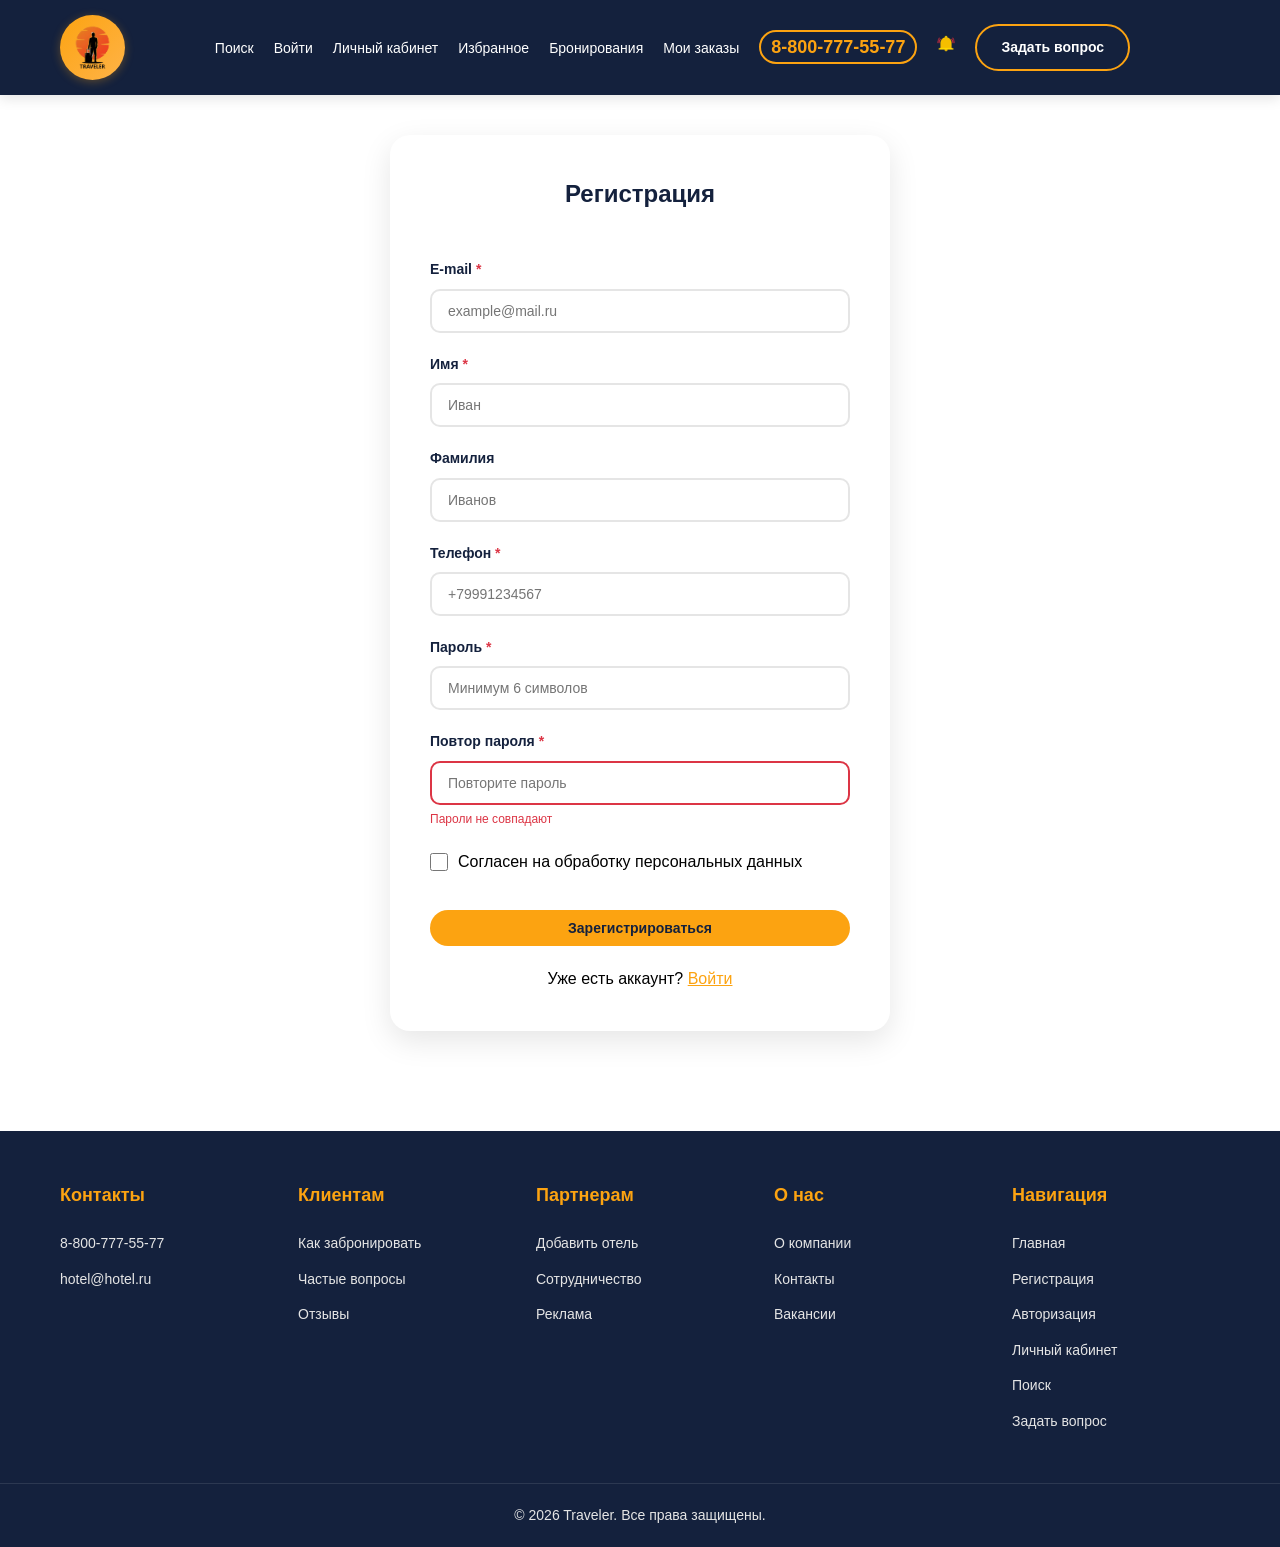
<file: register.html>
<!DOCTYPE html>
<html lang="ru">
<head>
    <meta charset="UTF-8">
    <meta name="viewport" content="width=device-width, initial-scale=1.0">
    <title>Регистрация</title>
    <link rel="shortcut icon" href="assets/images/Logo.png" type="image/png">
    <link rel="stylesheet" href="assets/css/style.css">
    <link rel="stylesheet" href="assets/css/register.css">
</head>
<body>
    <!-- Шапка -->
    <header class="header">
        <div class="container">
            <a href="index.html" class="logo">
                <img class="logo-icon" src="assets/images/Logo.png" alt="Путешественник">
            </a>
            
            <input type="checkbox" id="menu-toggle" class="menu-toggle">
            <nav>
                <ul class="nav-menu">
                    <li><a href="search.html" class="nav-link">Поиск</a></li>
                    <li><a href="login.html" class="nav-link">Войти</a></li>
                    <li><a href="profile.html" class="nav-link">Личный кабинет</a></li>
                    <li><a href="#" class="nav-link">Избранное</a></li>
                    <li><a href="#" class="nav-link">Бронирования</a></li>
                    <li><a href="#" class="nav-link">Мои заказы</a></li>
                    <li><span class="phone-header">8-800-777-55-77</span></li>
                    <li><a href="#" class="nav-link"><img class="alarm" src="assets/images/icons/Alarm.png" alt="Уведомление"></a></li>
                    <li><a href="#" class="btn btn-outline">Задать вопрос</a></li>
                </ul>
            </nav>
            <label for="menu-toggle">
                <img class="menu" src="assets/images/icons/Menu.png" alt="Меню">
            </label>
        </div>
    </header>

    <main>
        <!-- Регистрация -->
        <div class="form-container">
            <h2>Регистрация</h2>
            
            <form>
                <div class="form-group">
                    <label class="required">E-mail</label>
                    <input type="email" class="form-control" placeholder="example@mail.ru" required>
                </div>

                <div class="form-group">
                    <label class="required">Имя</label>
                    <input type="text" class="form-control" required minlength="2" placeholder="Иван">
                </div>

                <div class="form-group">
                    <label>Фамилия</label>
                    <input type="text" class="form-control" placeholder="Иванов">
                </div>

                <div class="form-group">
                    <label class="required">Телефон</label>
                    <input type="tel" class="form-control" required pattern="\+7[0-9]{10}" placeholder="+79991234567">
                </div>

                <div class="form-group">
                    <label class="required">Пароль</label>
                    <input type="password" class="form-control" required minlength="6" placeholder="Минимум 6 символов">
                </div>

                <div class="form-group">
                    <label class="required">Повтор пароля</label>
                    <input type="password" class="form-control error" required placeholder="Повторите пароль">
                    <span class="error-message">Пароли не совпадают</span>
                </div>

                <div class="checkbox-group">
                    <input type="checkbox" id="agree" required>
                    <label for="agree" class="required">Согласен на обработку персональных данных</label>
                </div>

                <button type="submit" class="btn btn-gold register-submit-btn">Зарегистрироваться</button>
                
                <p class="register-login-link">
                    Уже есть аккаунт? <a href="login.html" style="color: var(--gold);">Войти</a>
                </p>
            </form>
        </div>
    </main>

    <!-- Подвал -->
    <footer class="footer">
        <div class="container">
            <div class="footer-col">
                <h4>Контакты</h4>
                <ul>
                    <li><a href="tel:+">8-800-777-55-77</a></li>
                    <li><a href="mailto:">hotel@hotel.ru</a></li>
                </ul>
            </div>
            <div class="footer-col">
                <h4>Клиентам</h4>
                <ul>
                    <li><a href="#">Как забронировать</a></li>
                    <li><a href="#">Частые вопросы</a></li>
                    <li><a href="#">Отзывы</a></li>
                </ul>
            </div>
            <div class="footer-col">
                <h4>Партнерам</h4>
                <ul>
                    <li><a href="add.html">Добавить отель</a></li>
                    <li><a href="#">Сотрудничество</a></li>
                    <li><a href="#">Реклама</a></li>
                </ul>
            </div>
            <div class="footer-col">
                <h4>О нас</h4>
                <ul>
                    <li><a href="#">О компании</a></li>
                    <li><a href="#">Контакты</a></li>
                    <li><a href="#">Вакансии</a></li>
                </ul>
            </div>
            <div class="footer-col">
                <h4>Навигация</h4>
                <ul>
                    <li><a href="index.html">Главная</a></li>
                    <li><a href="register.html">Регистрация</a></li>
                    <li><a href="login.html">Авторизация</a></li>
                    <li><a href="profile.html">Личный кабинет</a></li>
                    <li><a href="search.html">Поиск</a></li>
                    <li><a href="#">Задать вопрос</a></li>
                </ul>
            </div>
        </div>
        <div class="footer-bottom">
            <p>&copy; 2026 Traveler. Все права защищены.</p>
        </div>
    </footer>
</body>
</html>
</file>
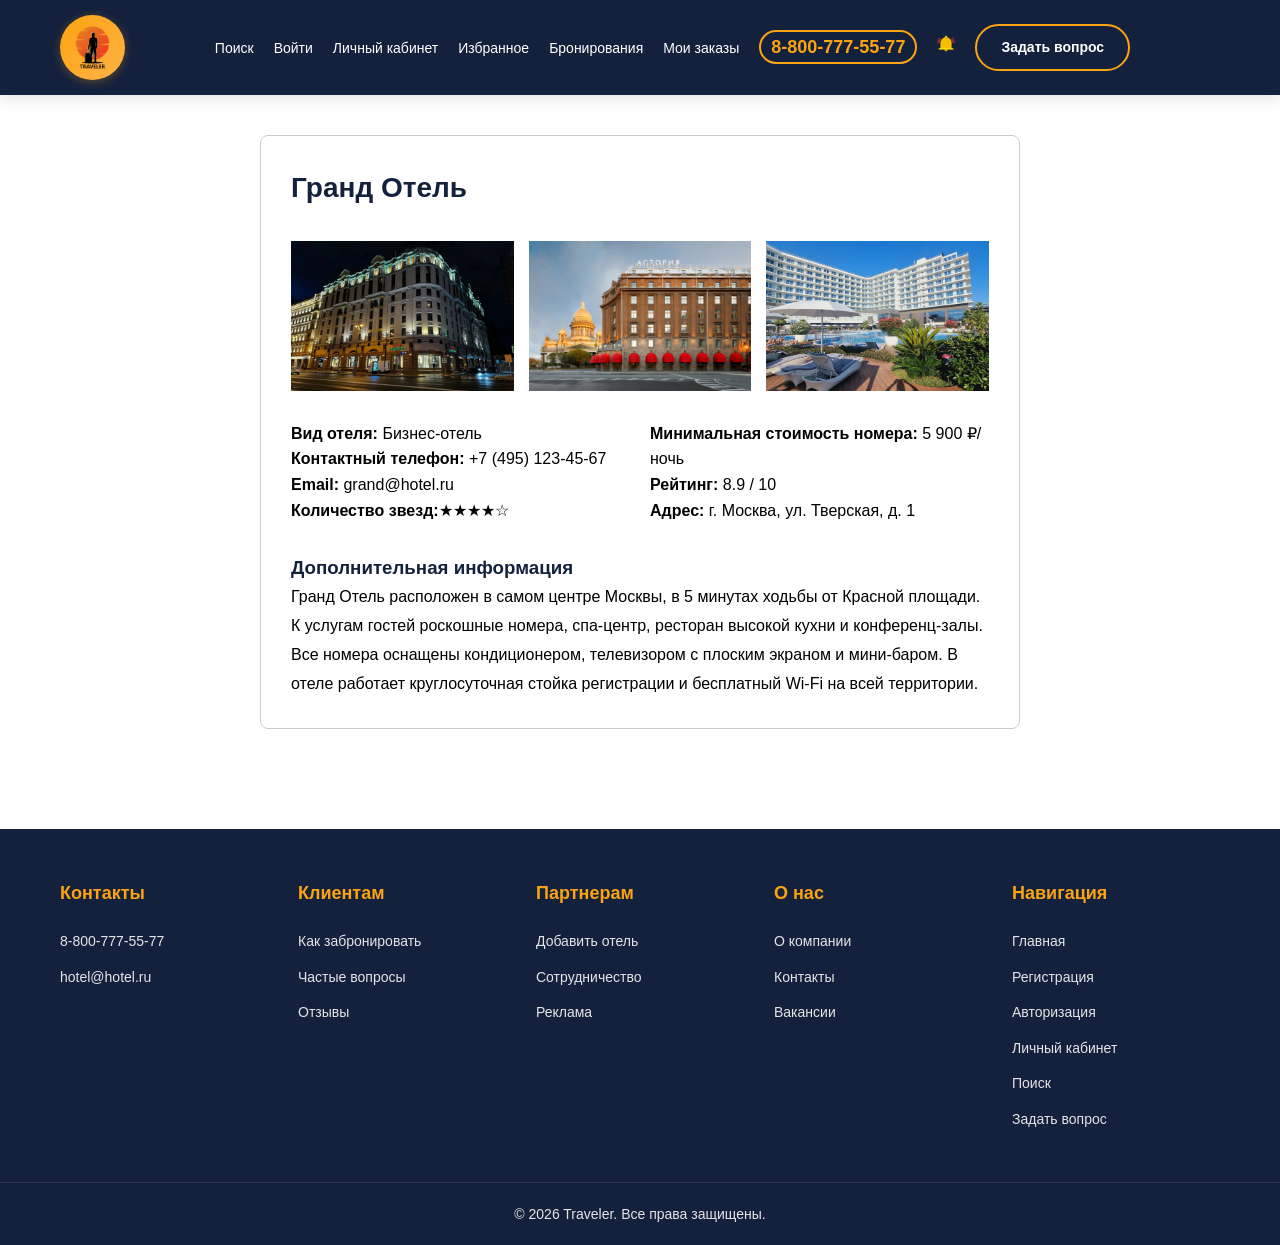
<file: result.html>
<!DOCTYPE html>
<html lang="ru">
<head>
    <meta charset="UTF-8">
    <meta name="viewport" content="width=device-width, initial-scale=1.0">
    <title>Отель - информация</title>
    <link rel="shortcut icon" href="assets/images/Logo.png" type="image/png">
    <link rel="stylesheet" href="assets/css/style.css">
    <link rel="stylesheet" href="assets/css/result.css">
</head>
<body>
    <!-- Шапка -->
    <header class="header">
        <div class="container">
            <a href="index.html" class="logo">
                <img class="logo-icon" src="assets/images/Logo.png" alt="Путешественник">
            </a>
            
            <input type="checkbox" id="menu-toggle" class="menu-toggle">
            <nav>
                <ul class="nav-menu">
                    <li><a href="search.html" class="nav-link">Поиск</a></li>
                    <li><a href="login.html" class="nav-link">Войти</a></li>
                    <li><a href="profile.html" class="nav-link">Личный кабинет</a></li>
                    <li><a href="#" class="nav-link">Избранное</a></li>
                    <li><a href="#" class="nav-link">Бронирования</a></li>
                    <li><a href="#" class="nav-link">Мои заказы</a></li>
                    <li><span class="phone-header">8-800-777-55-77</span></li>
                    <li><a href="#" class="nav-link"><img class="alarm" src="assets/images/icons/Alarm.png" alt="Уведомление"></a></li>
                    <li><a href="#" class="btn btn-outline">Задать вопрос</a></li>
                </ul>
            </nav>
            <label for="menu-toggle">
                <img class="menu" src="assets/images/icons/Menu.png" alt="Меню">
            </label>
        </div>
    </header>

    <main class="container result-container">

        <div class="result-card">
            <h1 class="hotel-title">Гранд Отель</h1>
            
            <div class="hotel-gallery-grid">
                <img src="assets/images/hotel/hotel1.webp" alt="Отель">
                <img src="assets/images/hotel/hotel2.webp" alt="Номер">
                <img src="assets/images/hotel/hotel3.webp" alt="Ресторан">
            </div>

            <div class="hotel-info-grid">
                <div>
                    <p><strong>Вид отеля:</strong> Бизнес-отель</p>
                    <p><strong>Контактный телефон:</strong> +7 (495) 123-45-67</p>
                    <p><strong>Email:</strong> grand@hotel.ru</p>
                    <p><strong>Количество звезд:</strong>★★★★☆</p>
                </div>
                <div>
                    <p><strong>Минимальная стоимость номера:</strong> 5 900 ₽/ночь</p>
                    <p><strong>Рейтинг:</strong> 8.9 / 10</p>
                    <p><strong>Адрес:</strong> г. Москва, ул. Тверская, д. 1</p>
                </div>
            </div>

            <div class="hotel-description">
                <h3>Дополнительная информация</h3>
                <p>
                    Гранд Отель расположен в самом центре Москвы, в 5 минутах ходьбы от Красной площади. 
                    К услугам гостей роскошные номера, спа-центр, ресторан высокой кухни и конференц-залы. 
                    Все номера оснащены кондиционером, телевизором с плоским экраном и мини-баром. 
                    В отеле работает круглосуточная стойка регистрации и бесплатный Wi-Fi на всей территории.
                </p>
            </div>
        </div>
    </main>

    <!-- Подвал -->
    <footer class="footer">
        <div class="container">
            <div class="footer-col">
                <h4>Контакты</h4>
                <ul>
                    <li><a href="tel:+">8-800-777-55-77</a></li>
                    <li><a href="mailto:">hotel@hotel.ru</a></li>
                </ul>
            </div>
            <div class="footer-col">
                <h4>Клиентам</h4>
                <ul>
                    <li><a href="#">Как забронировать</a></li>
                    <li><a href="#">Частые вопросы</a></li>
                    <li><a href="#">Отзывы</a></li>
                </ul>
            </div>
            <div class="footer-col">
                <h4>Партнерам</h4>
                <ul>
                    <li><a href="add.html">Добавить отель</a></li>
                    <li><a href="#">Сотрудничество</a></li>
                    <li><a href="#">Реклама</a></li>
                </ul>
            </div>
            <div class="footer-col">
                <h4>О нас</h4>
                <ul>
                    <li><a href="#">О компании</a></li>
                    <li><a href="#">Контакты</a></li>
                    <li><a href="#">Вакансии</a></li>
                </ul>
            </div>
            <div class="footer-col">
                <h4>Навигация</h4>
                <ul>
                    <li><a href="index.html">Главная</a></li>
                    <li><a href="register.html">Регистрация</a></li>
                    <li><a href="login.html">Авторизация</a></li>
                    <li><a href="profile.html">Личный кабинет</a></li>
                    <li><a href="search.html">Поиск</a></li>
                    <li><a href="#">Задать вопрос</a></li>
                </ul>
            </div>
        </div>
        <div class="footer-bottom">
            <p>&copy; 2026 Traveler. Все права защищены.</p>
        </div>
    </footer>
</body>
</html>
</file>
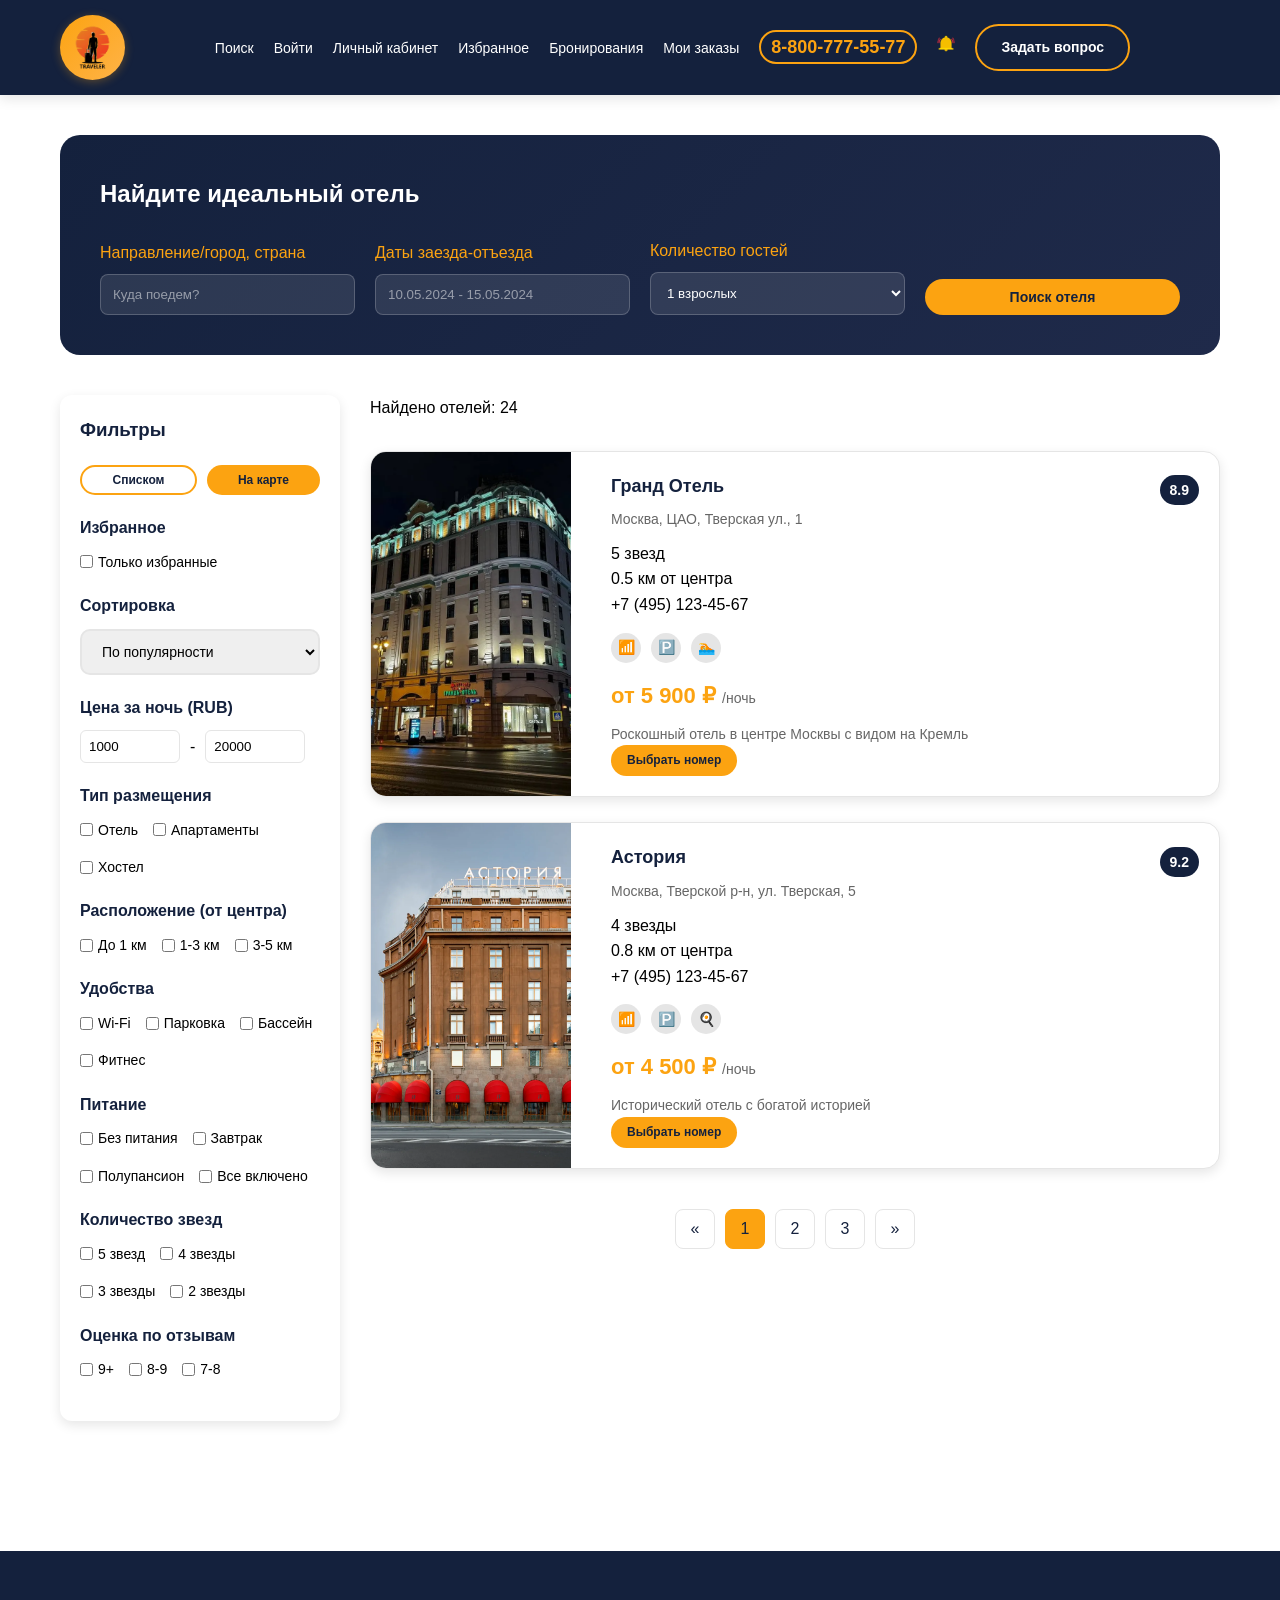
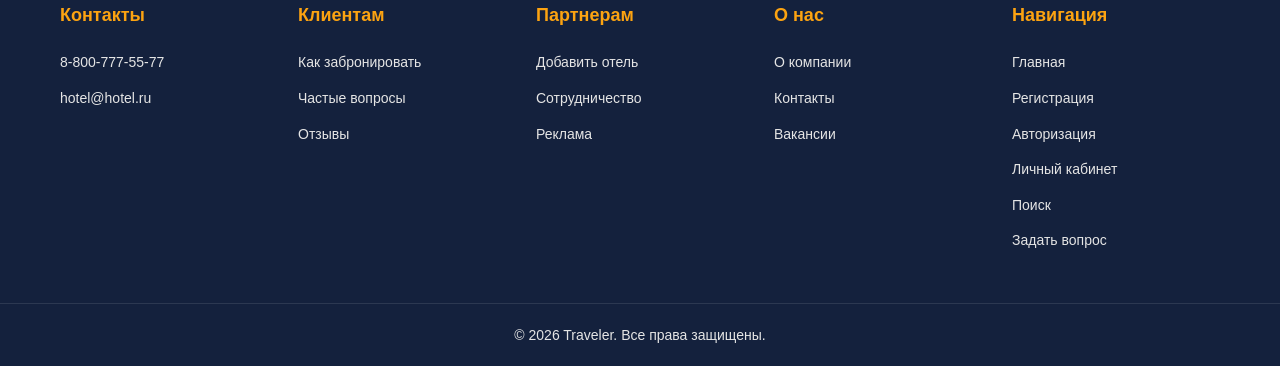
<file: search.html>
<!DOCTYPE html>
<html lang="ru">
<head>
    <meta charset="UTF-8">
    <meta name="viewport" content="width=device-width, initial-scale=1.0">
    <title>Поиск отелей</title>
    <link rel="shortcut icon" href="assets/images/Logo.png" type="image/png">
    <link rel="stylesheet" href="assets/css/style.css">
    <link rel="stylesheet" href="assets/css/search.css">
</head>
<body>
    <!-- Шапка -->
    <header class="header">
        <div class="container">
            <a href="index.html" class="logo">
                <img class="logo-icon" src="assets/images/Logo.png" alt="Путешественник">
            </a>
            
            <input type="checkbox" id="menu-toggle" class="menu-toggle">
            <nav>
                <ul class="nav-menu">
                    <li><a href="search.html" class="nav-link">Поиск</a></li>
                    <li><a href="login.html" class="nav-link">Войти</a></li>
                    <li><a href="profile.html" class="nav-link">Личный кабинет</a></li>
                    <li><a href="#" class="nav-link">Избранное</a></li>
                    <li><a href="#" class="nav-link">Бронирования</a></li>
                    <li><a href="#" class="nav-link">Мои заказы</a></li>
                    <li><span class="phone-header">8-800-777-55-77</span></li>
                    <li><a href="#" class="nav-link"><img class="alarm" src="assets/images/icons/Alarm.png" alt="Уведомление"></a></li>
                    <li><a href="#" class="btn btn-outline">Задать вопрос</a></li>
                </ul>
            </nav>
            <label for="menu-toggle">
                <img class="menu" src="assets/images/icons/Menu.png" alt="Меню">
            </label>
        </div>
    </header>

    <main>
        <div class="container">
            <!-- Форма поиска (дубликат с главной) -->
            <section class="search-form">
                <h2>Найдите идеальный отель</h2>
                <div class="search-grid">
                    <div class="search-field">
                        <label>Направление/город, страна</label>
                        <input type="text" placeholder="Куда поедем?">
                    </div>
                    <div class="search-field">
                        <label>Даты заезда-отъезда</label>
                        <input type="text" placeholder="10.05.2024 - 15.05.2024">
                    </div>
                    <div class="search-field">
                        <label>Количество гостей</label>
                        <select>
                            <option style="color: black;">1 взрослых</option>
                            <option style="color: black;">2 взрослый</option>
                            <option style="color: black;">1 взрслый, 1 детский</option>
                            <option style="color: black;">2 взрослых, 2 детских</option>
                        </select>
                    </div>
                    <div class="search-field">
                        <button class="btn btn-gold" style="width: 100%;">Поиск отеля</button>
                    </div>
                </div>
            </section>

            <div class="block-fix">
                <!-- Фильтры -->
                <aside class="filters-section">
                    <h3 style="margin-bottom: 20px;">Фильтры</h3>
                    
                    <div class="search-map-buttons">
                        <button class="btn btn-small btn-outline list-view-btn">Списком</button>
                        <button class="btn btn-small btn-gold map-view-btn">На карте</button>
                    </div>

                    <div class="filter-group">
                        <h4>Избранное</h4>
                        <div class="filter-options">
                            <label class="filter-checkbox">
                                <input type="checkbox"> Только избранные
                            </label>
                        </div>
                    </div>

                    <div class="filter-group">
                        <h4>Сортировка</h4>
                        <select class="form-control">
                            <option>По популярности</option>
                            <option>Сначала дешевле</option>
                            <option>Сначала дороже</option>
                            <option>По рейтингу</option>
                        </select>
                    </div>

                    <div class="filter-group">
                        <h4>Цена за ночь (RUB)</h4>
                        <div class="range-input">
                            <input type="number" placeholder="от" value="1000">
                            <span>-</span>
                            <input type="number" placeholder="до" value="20000">
                        </div>
                    </div>

                    <div class="filter-group">
                        <h4>Тип размещения</h4>
                        <div class="filter-options">
                            <label class="filter-checkbox"><input type="checkbox"> Отель</label>
                            <label class="filter-checkbox"><input type="checkbox"> Апартаменты</label>
                            <label class="filter-checkbox"><input type="checkbox"> Хостел</label>
                        </div>
                    </div>

                    <div class="filter-group">
                        <h4>Расположение (от центра)</h4>
                        <div class="filter-options">
                            <label class="filter-checkbox"><input type="checkbox"> До 1 км</label>
                            <label class="filter-checkbox"><input type="checkbox"> 1-3 км</label>
                            <label class="filter-checkbox"><input type="checkbox"> 3-5 км</label>
                        </div>
                    </div>

                    <div class="filter-group">
                        <h4>Удобства</h4>
                        <div class="filter-options">
                            <label class="filter-checkbox"><input type="checkbox"> Wi-Fi</label>
                            <label class="filter-checkbox"><input type="checkbox"> Парковка</label>
                            <label class="filter-checkbox"><input type="checkbox"> Бассейн</label>
                            <label class="filter-checkbox"><input type="checkbox"> Фитнес</label>
                        </div>
                    </div>

                    <div class="filter-group">
                        <h4>Питание</h4>
                        <div class="filter-options">
                            <label class="filter-checkbox"><input type="checkbox"> Без питания</label>
                            <label class="filter-checkbox"><input type="checkbox"> Завтрак</label>
                            <label class="filter-checkbox"><input type="checkbox"> Полупансион</label>
                            <label class="filter-checkbox"><input type="checkbox"> Все включено</label>
                        </div>
                    </div>

                    <div class="filter-group">
                        <h4>Количество звезд</h4>
                        <div class="filter-options">
                            <label class="filter-checkbox"><input type="checkbox"> 5 звезд</label>
                            <label class="filter-checkbox"><input type="checkbox"> 4 звезды</label>
                            <label class="filter-checkbox"><input type="checkbox"> 3 звезды</label>
                            <label class="filter-checkbox"><input type="checkbox"> 2 звезды</label>
                        </div>
                    </div>

                    <div class="filter-group">
                        <h4>Оценка по отзывам</h4>
                        <div class="filter-options">
                            <label class="filter-checkbox"><input type="checkbox"> 9+</label>
                            <label class="filter-checkbox"><input type="checkbox"> 8-9</label>
                            <label class="filter-checkbox"><input type="checkbox"> 7-8</label>
                        </div>
                    </div>
                </aside>

                <!-- Результаты поиска -->
                <div>
                    <p class="search-result-count">Найдено отелей: 24</p>
                    
                    <div class="card-grid" style="grid-template-columns: 1fr;">
                        <!-- Карточка 1 -->
                        <div class="card card-fix">
                            <img src="assets/images/hotel/hotel1.webp" alt="Отель" style="width: 100%; height: 100%; object-fit: cover;">
                            <div class="card-content">
                                <div class="card-horizontal-content">
                                    <h3 class="card-title">Гранд Отель</h3>
                                    <span class="rating-badge">8.9</span>
                                </div>
                                <p class="card-location">Москва, ЦАО, Тверская ул., 1</p>
                                <p>5 звезд</p>
                                <p>0.5 км от центра</p>
                                <p>+7 (495) 123-45-67</p>
                                <div class="card-features">
                                    <span class="feature-icon">📶</span>
                                    <span class="feature-icon">🅿️</span>
                                    <span class="feature-icon">🏊</span>
                                </div>
                                <p class="card-price">от 5 900 ₽ <small>/ночь</small></p>
                                <p style="color: #666; font-size: 14px;">Роскошный отель в центре Москвы с видом на Кремль</p>
                                <a href="result.html" class="btn btn-gold btn-small">Выбрать номер</a>
                            </div>
                        </div>

                        <!-- Карточка 2 -->
                        <div class="card card-fix">
                            <img src="assets/images/hotel/hotel2.webp" alt="Отель" style="width: 100%; height: 100%; object-fit: cover;">
                            <div class="card-content">
                                <div class="card-horizontal-content">
                                    <h3 class="card-title">Астория</h3>
                                    <span class="rating-badge">9.2</span>
                                </div>
                                <p class="card-location">Москва, Тверской р-н, ул. Тверская, 5</p>
                                <p>4 звезды</p>
                                <p>0.8 км от центра</p>
                                <p>+7 (495) 123-45-67</p>
                                <div class="card-features">
                                    <span class="feature-icon">📶</span>
                                    <span class="feature-icon">🅿️</span>
                                    <span class="feature-icon">🍳</span>
                                </div>
                                <p class="card-price">от 4 500 ₽ <small>/ночь</small></p>
                                <p style="color: #666; font-size: 14px;">Исторический отель с богатой историей</p>
                                <a href="result.html" class="btn btn-gold btn-small">Выбрать номер</a>
                            </div>
                        </div>
                    </div>

                    <!-- Пагинация -->
                    <ul class="pagination">
                        <li class="page-item"><a href="#" class="page-link">«</a></li>
                        <li class="page-item"><a href="#" class="page-link active">1</a></li>
                        <li class="page-item"><a href="#" class="page-link">2</a></li>
                        <li class="page-item"><a href="#" class="page-link">3</a></li>
                        <li class="page-item"><a href="#" class="page-link">»</a></li>
                    </ul>
                </div>
            </div>
        </div>
    </main>

    <!-- Подвал -->
    <footer class="footer">
        <div class="container">
            <div class="footer-col">
                <h4>Контакты</h4>
                <ul>
                    <li><a href="tel:+">8-800-777-55-77</a></li>
                    <li><a href="mailto:">hotel@hotel.ru</a></li>
                </ul>
            </div>
            <div class="footer-col">
                <h4>Клиентам</h4>
                <ul>
                    <li><a href="#">Как забронировать</a></li>
                    <li><a href="#">Частые вопросы</a></li>
                    <li><a href="#">Отзывы</a></li>
                </ul>
            </div>
            <div class="footer-col">
                <h4>Партнерам</h4>
                <ul>
                    <li><a href="add.html">Добавить отель</a></li>
                    <li><a href="#">Сотрудничество</a></li>
                    <li><a href="#">Реклама</a></li>
                </ul>
            </div>
            <div class="footer-col">
                <h4>О нас</h4>
                <ul>
                    <li><a href="#">О компании</a></li>
                    <li><a href="#">Контакты</a></li>
                    <li><a href="#">Вакансии</a></li>
                </ul>
            </div>
            <div class="footer-col">
                <h4>Навигация</h4>
                <ul>
                    <li><a href="index.html">Главная</a></li>
                    <li><a href="register.html">Регистрация</a></li>
                    <li><a href="login.html">Авторизация</a></li>
                    <li><a href="profile.html">Личный кабинет</a></li>
                    <li><a href="search.html">Поиск</a></li>
                    <li><a href="#">Задать вопрос</a></li>
                </ul>
            </div>
        </div>
        <div class="footer-bottom">
            <p>&copy; 2026 Traveler. Все права защищены.</p>
        </div>
    </footer>
</body>
</html>
</file>
<file: assets/css/style.css>
/* Шрифты */
@font-face {
    font-family: 'Montserrat';
    src: url('../fonts/montserrat/Montserrat-Regular.woff2') format('ttf');
    font-weight: 400;
    font-style: normal;
    font-display: swap;
}

@font-face {
    font-family: 'Montserrat';
    src: url('../fonts/montserrat/Montserrat-SemiBold.woff2') format('ttf');
    font-weight: 600;
    font-style: normal;
    font-display: swap;
}

@font-face {
    font-family: 'Montserrat';
    src: url('../fonts/montserrat/Montserrat-Bold.woff2') format('ttf');
    font-weight: 700;
    font-style: normal;
    font-display: swap;
}

@font-face {
    font-family: 'Open Sans';
    src: url('../fonts/opensans/OpenSans-Regular.woff2') format('ttf');
    font-weight: 400;
    font-style: normal;
    font-display: swap;
}

@font-face {
    font-family: 'Open Sans';
    src: url('../fonts/opensans/OpenSans-SemiBold.woff2') format('ttf');
    font-style: normal;
    font-display: swap;
}

@font-face {
    font-family: 'Open Sans';
    src: url('../fonts/opensans/OpenSans-Bold.woff2') format('ttf');
    font-weight: 700;
    font-style: normal;
    font-display: swap;
}

:root {
    --dark-blue: #14213d;
    --gold: #fca311;
    --light-gray: #e5e5e5;
    --white: #ffffff;
    --black: #000000;
    --error: #dc3545;
    --success: #28a745;
    --warning: #ffc107;
    --font-primary: 'Montserrat', sans-serif;
    --font-secondary: 'Open Sans', sans-serif;
    --shadow: 0 4px 12px rgba(0, 0, 0, 0.1);
    --transition: all 0.3s ease;
}

* {
    margin: 0;
    padding: 0;
    box-sizing: border-box;
}

body {
    font-family: var(--font-secondary);
    background-color: var(--white);
    color: var(--black);
    line-height: 1.6;
    min-height: 100vh;
    display: flex;
    flex-direction: column;
}

h1, h2, h3, h4, h5, h6 {
    font-family: var(--font-primary);
    font-weight: 600;
    color: var(--dark-blue);
}

.container {
    max-width: 1200px;
    margin: 0 auto;
    padding: 0 20px;
    width: 100%;
}

/* Шапка */
.header {
    background-color: var(--dark-blue);
    padding: 15px 0;
    position: sticky;
    top: 0;
    z-index: 1000;
    box-shadow: var(--shadow);
}

.header .container {
    display: flex;
    align-items: center;
    justify-content: space-between;
    flex-wrap: wrap;
    gap: 15px;
}

.logo {
    display: flex;
    align-items: center;
    gap: 12px;
    color: var(--white);
    text-decoration: none;
    font-size: 26px;
    font-weight: 700;
    font-family: var(--font-primary);
    letter-spacing: -0.5px;
}

.logo-icon {
    width: 65px;
    height: 65px;
    background: linear-gradient(135deg, var(--gold) 0%, #ffb347 100%);
    border-radius: 50%;
    display: flex;
    align-items: center;
    justify-content: center;
    color: var(--dark-blue);
    font-size: 24px;
    box-shadow: 0 2px 10px rgba(252, 163, 17, 0.3);
}

.logo span {
    color: var(--gold);
}

.nav-menu {
    display: flex;
    align-items: center;
    gap: 20px;
    list-style: none;
    flex-wrap: wrap;
}

.nav-link {
    color: var(--white);
    text-decoration: none;
    font-size: 14px;
    font-weight: 500;
    transition: var(--transition);
    white-space: nowrap;
    padding: 5px 0;
    position: relative;
}

.nav-link:hover {
    color: var(--gold);
}

.nav-link::after {
    content: '';
    position: absolute;
    bottom: 0;
    left: 0;
    width: 0;
    height: 2px;
    background-color: var(--gold);
    transition: var(--transition);
}

.nav-link:hover::after {
    width: 100%;
}

.phone-header {
    color: var(--gold);
    font-weight: 700;
    font-size: 18px;
    font-family: var(--font-primary);
    padding: 5px 10px;
    border: 2px solid var(--gold);
    border-radius: 30px;
}

.alarm {
    width: 18px;
    height: 18px;
}

.menu {
    display: none;
}

/* Кнопки */
.btn {
    padding: 10px 24px;
    border-radius: 30px;
    border: none;
    cursor: pointer;
    font-weight: 600;
    transition: var(--transition);
    text-decoration: none;
    display: inline-block;
    font-size: 14px;
    font-family: var(--font-primary);
    text-align: center;
}

.btn-gold {
    background-color: var(--gold);
    color: var(--dark-blue);
}

.btn-gold:hover {
    background-color: var(--white);
    color: var(--dark-blue);
    transform: translateY(-2px);
    box-shadow: 0 5px 15px rgba(252, 163, 17, 0.3);
}

.btn-outline {
    border: 2px solid var(--gold);
    background: transparent;
    color: var(--white);
}

.btn-outline:hover {
    background: var(--gold);
    color: var(--dark-blue);
    transform: translateY(-2px);
}

.btn-dark {
    background-color: var(--dark-blue);
    color: var(--white);
}

.btn-dark:hover {
    background-color: #1f2a4a;
    transform: translateY(-2px);
}

.btn-small {
    padding: 6px 16px;
    font-size: 12px;
}

/* Подвал */
.footer {
    background-color: var(--dark-blue);
    color: var(--white);
    padding: 50px 0 20px;
    margin-top: 60px;
}

.footer .container {
    display: grid;
    grid-template-columns: repeat(auto-fit, minmax(180px, 1fr));
    gap: 30px;
}

.footer-col h4 {
    color: var(--gold);
    margin-bottom: 20px;
    font-size: 18px;
    position: relative;
}

.footer-col ul {
    list-style: none;
}

.footer-col ul li {
    margin-bottom: 10px;
}

.footer-col a {
    color: var(--light-gray);
    text-decoration: none;
    transition: var(--transition);
    font-size: 14px;
}

.footer-col a:hover {
    color: var(--gold);
    padding-left: 5px;
}

.footer-bottom {
    text-align: center;
    margin-top: 40px;
    padding-top: 20px;
    border-top: 1px solid rgba(255, 255, 255, 0.1);
    color: var(--light-gray);
    font-size: 14px;
}

/* Популярные отели */
.card-grid {
    display: grid;
    grid-template-columns: repeat(auto-fill, minmax(280px, 1fr));
    gap: 25px;
    margin: 30px 0;
}

.card {
    background: var(--white);
    border-radius: 16px;
    overflow: hidden;
    box-shadow: var(--shadow);
    transition: var(--transition);
    border: 1px solid var(--light-gray);
}

.card:hover {
    transform: translateY(-8px);
    box-shadow: 0 15px 30px rgba(0, 0, 0, 0.15);
}

.card-img {
    width: 100%;
    height: 200px;
    object-fit: cover;
    transition: var(--transition);
}

.card:hover .card-img {
    transform: scale(1.05);
}

.card-content {
    padding: 20px;
}

.card-horizontal-content {
    display: flex;
    align-items: center;
    justify-content: space-between;
}

.card-title {
    font-size: 18px;
    margin-bottom: 8px;
    color: var(--dark-blue);
    font-weight: 700;
}

.card-location {
    color: #666;
    font-size: 14px;
    margin-bottom: 10px;
    display: flex;
    align-items: center;
    gap: 5px;
}

.card-price {
    color: var(--gold);
    font-weight: 700;
    font-size: 22px;
    margin: 10px 0;
}

.card-price small {
    font-size: 14px;
    color: #666;
    font-weight: 400;
}

.card-rating {
    display: flex;
    align-items: center;
    gap: 10px;
    margin: 10px 0;
}

.rating-badge {
    background-color: var(--dark-blue);
    color: var(--white);
    padding: 4px 10px;
    border-radius: 20px;
    font-size: 14px;
    font-weight: 600;
}

.card-features {
    display: flex;
    gap: 10px;
    margin: 15px 0;
    flex-wrap: wrap;
}

.feature-icon {
    width: 30px;
    height: 30px;
    background-color: var(--light-gray);
    border-radius: 50%;
    display: flex;
    align-items: center;
    justify-content: center;
    font-size: 14px;
}

.form-container {
    max-width: 500px;
    margin: 40px auto;
    padding: 40px;
    background: var(--white);
    border-radius: 20px;
    box-shadow: 0 10px 30px rgba(0, 0, 0, 0.1);
}

.form-container h2 {
    margin-bottom: 30px;
    text-align: center;
    color: var(--dark-blue);
    position: relative;
    padding-bottom: 15px;
}

.form-group {
    margin-bottom: 20px;
}

.form-group label {
    display: block;
    margin-bottom: 8px;
    font-weight: 600;
    color: var(--dark-blue);
    font-size: 14px;
}

.form-group label.required::after {
    content: ' *';
    color: var(--error);
}

.form-control {
    width: 100%;
    padding: 12px 16px;
    border: 2px solid var(--light-gray);
    border-radius: 10px;
    font-family: var(--font-secondary);
    font-size: 14px;
    transition: var(--transition);
}

.form-control:focus {
    outline: none;
    border-color: var(--gold);
    box-shadow: 0 0 0 3px rgba(252, 163, 17, 0.1);
}

.form-control.error {
    border-color: var(--error);
}

.error-message {
    color: var(--error);
    font-size: 12px;
    margin-top: 5px;
    display: none;
    align-items: center;
    gap: 5px;
}

.form-control.error + .error-message {
    display: flex;
}

.checkbox-group {
    display: flex;
    align-items: center;
    gap: 10px;
    margin: 15px 0;
}

.checkbox-group input[type="checkbox"] {
    width: 18px;
    height: 18px;
    accent-color: var(--gold);
}

.slider-section {
    margin: 50px 0;
}

.slider-section h2 {
    margin-bottom: 30px;
    text-align: center;
}

/* Топ-10 */
.slider-container {
    display: flex;
    overflow-x: auto;
    scroll-snap-type: x mandatory;
    gap: 20px;
    padding: 20px 5px;
    scrollbar-width: thin;
    scrollbar-color: var(--gold) var(--light-gray);
}

.slider-container::-webkit-scrollbar {
    height: 8px;
}

.slider-container::-webkit-scrollbar-track {
    background: var(--light-gray);
    border-radius: 10px;
}

.slider-container::-webkit-scrollbar-thumb {
    background: var(--gold);
    border-radius: 10px;
}

.slide {
    min-width: 300px;
    flex: 0 0 calc(33.333% - 14px);
    scroll-snap-align: start;
    background: var(--white);
    border-radius: 16px;
    box-shadow: var(--shadow);
    overflow: hidden;
    transition: var(--transition);
}

.slide:hover {
    transform: scale(1.02);
}

.slide img {
    width: 100%;
    height: 200px;
    object-fit: cover;
}

.slide-content {
    padding: 20px;
}

.slide-content h3 {
    margin-bottom: 5px;
}

.slide-content p {
    color: #666;
    font-size: 14px;
    margin-bottom: 10px;
}

.slide-indicators {
    display: flex;
    justify-content: center;
    gap: 12px;
    margin-top: 25px;
}

.indicator {
    width: 12px;
    height: 12px;
    border-radius: 50%;
    background: var(--light-gray);
    cursor: pointer;
    transition: var(--transition);
}

.indicator.active {
    background: var(--gold);
    transform: scale(1.2);
}

/* Почему выбирают нас */
.facts-section {
    padding: 50px 0;
    background-color: var(--light-gray);
    margin: 40px 0;
}

.facts-grid {
    display: grid;
    grid-template-columns: repeat(auto-fit, minmax(250px, 1fr));
    gap: 30px;
    text-align: center;
}

.fact-item {
    padding: 30px;
    background: var(--white);
    border-radius: 16px;
    box-shadow: var(--shadow);
    transition: var(--transition);
}

.fact-item:hover {
    transform: translateY(-5px);
}

.fact-icon {
    width: 80px;
    height: 80px;
}

.fact-item h3 {
    margin-bottom: 10px;
    color: var(--dark-blue);
}

.fact-item p {
    color: #666;
}

/* Найдите идеальный отель */
.search-form {
    background: linear-gradient(135deg, var(--dark-blue) 0%, #1f2a4a 100%);
    padding: 40px;
    border-radius: 20px;
    margin: 40px 0;
    color: var(--white);
}

.search-form h2 {
    color: var(--white);
    margin-bottom: 25px;
}

.search-grid {
    display: grid;
    grid-template-columns: repeat(auto-fit, minmax(200px, 1fr));
    gap: 20px;
    align-items: end;
}

.search-field {
    flex: 1;
}

.search-field label {
    display: block;
    margin-bottom: 8px;
    color: var(--gold);
    font-weight: 500;
}

.search-field input,
.search-field select {
    width: 100%;
    padding: 12px;
    border: none;
    border-radius: 8px;
    background: rgba(255, 255, 255, 0.1);
    color: var(--white);
    border: 1px solid rgba(255, 255, 255, 0.2);
}

.search-field input::placeholder {
    color: rgba(255, 255, 255, 0.5);
}

.search-field input:focus {
    outline: none;
    border-color: var(--gold);
}

.block-fix {
    display: grid; 
    grid-template-columns: 280px 1fr; 
    gap: 30px; 
    margin: 40px 0;
}

.card-fix {
    display: grid; 
    grid-template-columns: 200px 1fr; 
    gap: 20px;
}

/* Меню для мобильных устройств */
.menu-toggle {
    display: none;
}

/* Адаптив */
@media (max-width: 1024px) {
    .slide {
        flex: 0 0 calc(50% - 10px);
    }
    .header .container {
        justify-content: center;
    }
    .nav-menu {
        justify-content: center;
    }
}

@media (max-width: 768px) {
    .header .container {
        flex-direction: column;
        text-align: center;
    }
    
    .nav-menu {
        justify-content: center;
        gap: 12px;
    }
    
    .slide {
        flex: 0 0 100%;
    }
    
    .search-grid {
        grid-template-columns: 1fr;
    }
    
    .search-form {
        padding: 20px;
    }
    
    .profile-info {
        flex-direction: column;
        text-align: center;
    }
    
    .profile-stats {
        justify-content: center;
    }
    
    .footer .container {
        grid-template-columns: 1fr 1fr;
    }
    .block-fix {
        grid-template-columns: auto;
    }
    .photo-upload-grid {
        grid-template-columns:auto;
    }

    
}

@media (max-width: 480px) {
    .nav-menu {
        display: none;
    }
    .header .container {
        justify-content: space-between;
        flex-direction: row;
    }
    .menu {
        display: block;
    }
    
    .footer .container {
        grid-template-columns: 1fr;
    }
    
    .form-container {
        padding: 20px;
    }
    
    .booking-header {
        flex-direction: column;
        gap: 10px;
        align-items: flex-start;
    }
    
    .booking-actions {
        flex-direction: column;
    }
    .footer-col {
        text-align: center;
    }
    .card {
        grid-template-columns: auto;
    }

     .nav-menu {
        display: none;
        position: fixed;
        top: 90px;
        left: 0;
        right: 0;
        background-color: var(--dark-blue);
        padding: 20px;
        flex-direction: column;
        align-items: center;
        justify-content: flex-start;
        gap: 15px;
        z-index: 1000;
        box-shadow: 0 10px 20px rgba(0,0,0,0.2);
        border-top: 1px solid var(--gold);
    }
    
    .menu {
        display: block;
        width: 35px;
        height: 35px;
        cursor: pointer;
        transition: var(--transition);
        z-index: 1001;
    }
    
    .menu:hover {
        transform: scale(1.1);
    }
    
    #menu-toggle:checked ~ nav .nav-menu {
        display: flex;
    }
    
    #menu-toggle:checked ~ .menu-overlay {
        display: block;
    }
}

/* Версия для печати */
@media print {
    .header,
    .footer,
    .btn,
    .no-print,
    .filters-section,
    .pagination,
    .search-form,
    .slider-section,
    .facts-section {
        display: none !important;
    }
    
    body {
        background: white;
        color: black;
        font-family: 'Times New Roman', serif;
    }
    
    h1, h2, h3, h4 {
        color: black !important;
        font-family: Arial, sans-serif;
    }
    
    .hotel-gallery img {
        filter: grayscale(0%) !important;
        max-width: 100%;
        page-break-inside: avoid;
    }
    
    .hotel-info {
        color: black;
        page-break-inside: avoid;
    }
    
    .container {
        max-width: 100%;
        padding: 0;
    }
}
</file>
<file: assets/css/index.css>
/* Стили для главной страницы */
.quick-search {
    margin: 30px 0;
}

.quick-search-flex {
    display: flex;
    gap: 10px;
}

.facts-section-title {
    text-align: center;
    margin-bottom: 40px;
}

.popular-hotels-section {
    margin: 50px 0;
}

.popular-hotels-title {
    margin-bottom: 30px;
}

.newsletter-section {
    background-color: var(--light-gray);
    padding: 40px;
    border-radius: 16px;
    margin: 40px 0;
}

.newsletter-title {
    text-align: center;
    margin-bottom: 20px;
}

.newsletter-content {
    max-width: 500px;
    margin: 0 auto;
}

.newsletter-form-group {
    margin-bottom: 20px;
}

.newsletter-subscribe-btn {
    width: 100%;
}
</file>
<file: assets/css/add.css>
/* Стили для страницы добавления отеля */
.page-add-container {
    max-width: 800px;
}

.page-add-title {
    margin: 30px 0;
    text-align: center;
}

.page-add-card {
    background: var(--white);
    padding: 20px;
    border-radius: 20px;
    box-shadow: var(--shadow);
}

.page-add-section-title {
    margin-bottom: 20px;
    color: var(--gold);
    text-align: center;
}

.page-add-section-title-large {
    margin: 30px 0 20px;
    color: var(--gold);
    text-align: center;
}

.photo-upload-grid {
    display: grid;
    grid-template-columns: repeat(3, 1fr);
    gap: 15px;
    margin-top: 10px;
}

.photo-upload-item {
    border: 2px dashed var(--light-gray);
    padding: 20px;
    text-align: center;
    border-radius: 8px;
}

.photo-upload-item p {
    font-size: 12px;
}

.photo-upload-item input {
    width: 117px;
}

.photo-upload-hint {
    font-size: 12px;
    color: #666;
    margin-top: 5px;
}

.amenities-grid {
    display: grid;
    grid-template-columns: repeat(2, 1fr);
    gap: 15px;
    margin-bottom: 30px;
}

.password-details-content {
    margin-top: 20px;
    padding: 20px;
    border-radius: 10px;
}

.agree-checkbox {
    margin: 20px 0;
}

.error-example {
    background-color: #f8d7da;
    padding: 15px;
    border-radius: 8px;
    margin: 20px 0;
}

.error-example p {
    color: var(--error);
    text-align: center;
}

.submit-btn {
    width: 100%;
    padding: 15px;
}
@media (max-width: 768px) {
    .photo-upload-grid {
        grid-template-columns:auto;
    }

    
}
</file>
<file: assets/css/login.css>
/* Стили для страницы входа */
.login-error-container {
    margin-bottom: 15px;
    padding: 15px;
    background-color: #f8d7da;
    border-radius: 8px;
}

.login-error-message {
    color: var(--error);
    display: flex;
    align-items: center;
    justify-content: center;
    gap: 10px;
}

.login-forgot-password {
    display: flex;
    justify-content: end;
    align-items: center;
    margin: 20px 0;
}

.login-submit-btn {
    width: 100%;
    margin-bottom: 15px;
}
</file>
<file: assets/css/profile.css>
/* Личный кабинет */
.profile-header {
    padding: 30px 0;
}

.profile-info {
    display: flex;
    align-items: center;
    justify-content: space-between;
    flex-direction: column;
}

.profile-details h1 {
    color: var(--dark-blue);
    margin-bottom: 10px;
}

.profile-stats {
    display: flex;
    gap: 30px;
    margin-top: 15px;
}

.stat-item {
    text-align: center;
}

.stat-value {
    font-size: 28px;
    font-weight: 700;
    color: var(--gold);
}

.stat-label {
    font-size: 14px;
    color: var(--dark-blue);
}

/* Бронирования */
.bookings-section {
    margin: 40px 0;
}

.bookings-section h2 {
    text-align: center;
}

.booking-group {
    margin-bottom: 40px;
}

.booking-group h3 {
    margin-bottom: 20px;
    padding-bottom: 10px;
    text-align: center;
}

.booking-group.confirmed h3 {
    color: var(--success);
}

.booking-group.pending h3 {
    color: var(--warning);
}

.booking-card {
    background: var(--white);
    border-radius: 12px;
    padding: 20px;
    margin-bottom: 20px;
    box-shadow: var(--shadow);
    border-left: 4px solid transparent;
    transition: var(--transition);
}

.booking-card.confirmed {
    border-left-color: var(--success);
}

.booking-card.pending {
    border-left-color: var(--warning);
}

.booking-header {
    display: flex;
    justify-content: space-between;
    align-items: center;
    margin-bottom: 15px;
}

.booking-hotel {
    font-size: 18px;
    font-weight: 700;
    color: var(--dark-blue);
}

.booking-status {
    padding: 4px 12px;
    border-radius: 20px;
    font-size: 12px;
    font-weight: 600;
}

.status-confirmed {
    background-color: rgba(40, 167, 69, 0.1);
    color: var(--success);
}

.status-pending {
    background-color: rgba(255, 193, 7, 0.1);
    color: #856404;
}

.booking-dates {
    display: flex;
    gap: 30px;
    margin: 15px 0;
    color: #666;
}

.booking-actions {
    display: flex;
    gap: 10px;
    justify-content: flex-end;
}

.profile-info-section {
    background: var(--white);
    padding: 30px;
    border-radius: 16px;
    margin-bottom: 30px;
}

.profile-info-grid {
    display: grid;
    grid-template-columns: repeat(auto-fit, minmax(300px, 1fr));
    gap: 20px;
    margin-top: 20px;
}

.info-label {
    color: #666;
}

.info-value {
    font-weight: bold;
}

.info-edit-link {
    color: var(--gold);
    margin-left: 10px;
    text-decoration: none;
}

.booking-card-flex-large {
    display: flex;
    gap: 20px;
}

.booking-image-large {
    width: 120px;
    height: 120px;
    object-fit: cover;
    border-radius: 8px;
}

.booking-actions-right-large {
    display: flex;
    gap: 10px;
    justify-content: flex-end;
    margin-top: 15px;
}
</file>
<file: assets/css/orders-management.css>
/* Стили для страницы управления бронированиями */
.orders-title {
    margin: 40px 0;
    text-align: center;
}

.filters-row {
    display: flex;
    gap: 20px;
    flex-wrap: wrap;
    margin-bottom: 25px;
}

.filter-item {
    flex: 1;
}

.booking-card-flex {
    display: flex;
    gap: 20px;
}

.booking-image {
    width: 100px;
    height: 100px;
    object-fit: cover;
    border-radius: 8px;
}

.booking-info {
    flex: 1;
}

.booking-guest {
    margin-left: 15px;
    color: #666;
}

.booking-actions-right {
    display: flex;
    gap: 10px;
    justify-content: flex-end;
    margin-top: 15px;
}

.reject-btn {
    color: var(--dark-blue);
}

.change-status-btn {
    color: var(--dark-blue);
}
</file>
<file: assets/css/register.css>
/* Стили для страницы регистрации */
.register-submit-btn {
    width: 100%;
    margin-top: 20px;
}

.register-login-link {
    text-align: center;
    margin-top: 20px;
}
</file>
<file: assets/css/result.css>
/* Стили для страницы результата */
.result-container {
    max-width: 800px;
    margin: 40px auto;
    background: white;
}

.result-card {
    border: 1px solid #ccc;
    padding: 30px;
    border-radius: 8px;
}

.hotel-title {
    font-size: 28px;
    margin-bottom: 20px;
}

.hotel-gallery-grid {
    display: grid;
    grid-template-columns: repeat(3, 1fr);
    gap: 15px;
    margin: 30px 0;
}

.hotel-gallery-grid img {
    width: 100%;
    height: 150px;
    object-fit: cover;
}

.hotel-info-grid {
    display: grid;
    grid-template-columns: 1fr 1fr;
    gap: 20px;
}

.hotel-description {
    margin-top: 30px;
}

.hotel-description p {
    line-height: 1.8;
}

/* Стили для печати */
@media print {
    .header, .footer, .btn {
        display: none !important;
    }
    
    body {
        padding: 20px;
        font-family: 'Times New Roman', Times, serif;
        color: #000;
    }
}
</file>
<file: assets/css/search.css>
/* Фильтрация */
.filters-section {
    background: var(--white);
    padding: 20px;
    border-radius: 12px;
    margin-bottom: 30px;
    box-shadow: var(--shadow);
}

.filter-group {
    margin-bottom: 20px;
}

.filter-group h4 {
    margin-bottom: 10px;
    font-size: 16px;
}

.filter-options {
    display: flex;
    flex-wrap: wrap;
    gap: 15px;
}

.filter-checkbox {
    display: flex;
    align-items: center;
    gap: 5px;
    font-size: 14px;
}

.range-input {
    display: flex;
    gap: 10px;
    align-items: center;
}

.range-input input {
    width: 100px;
    padding: 8px;
    border: 1px solid var(--light-gray);
    border-radius: 6px;
}

.pagination {
    display: flex;
    justify-content: center;
    gap: 10px;
    margin: 40px 0;
}

.page-item {
    list-style: none;
}

.page-link {
    display: flex;
    align-items: center;
    justify-content: center;
    width: 40px;
    height: 40px;
    border-radius: 8px;
    background: var(--white);
    color: var(--dark-blue);
    text-decoration: none;
    transition: var(--transition);
    border: 1px solid var(--light-gray);
}

.page-link:hover,
.page-link.active {
    background: var(--gold);
    color: var(--dark-blue);
    border-color: var(--gold);
}

.search-map-buttons {
    display: flex;
    gap: 10px;
    margin-bottom: 20px;
}

.list-view-btn {
    flex: 1;
    color: var(--dark-blue);
}

.map-view-btn {
    flex: 1;
}

.search-result-count {
    margin-bottom: 20px;
}
</file>
